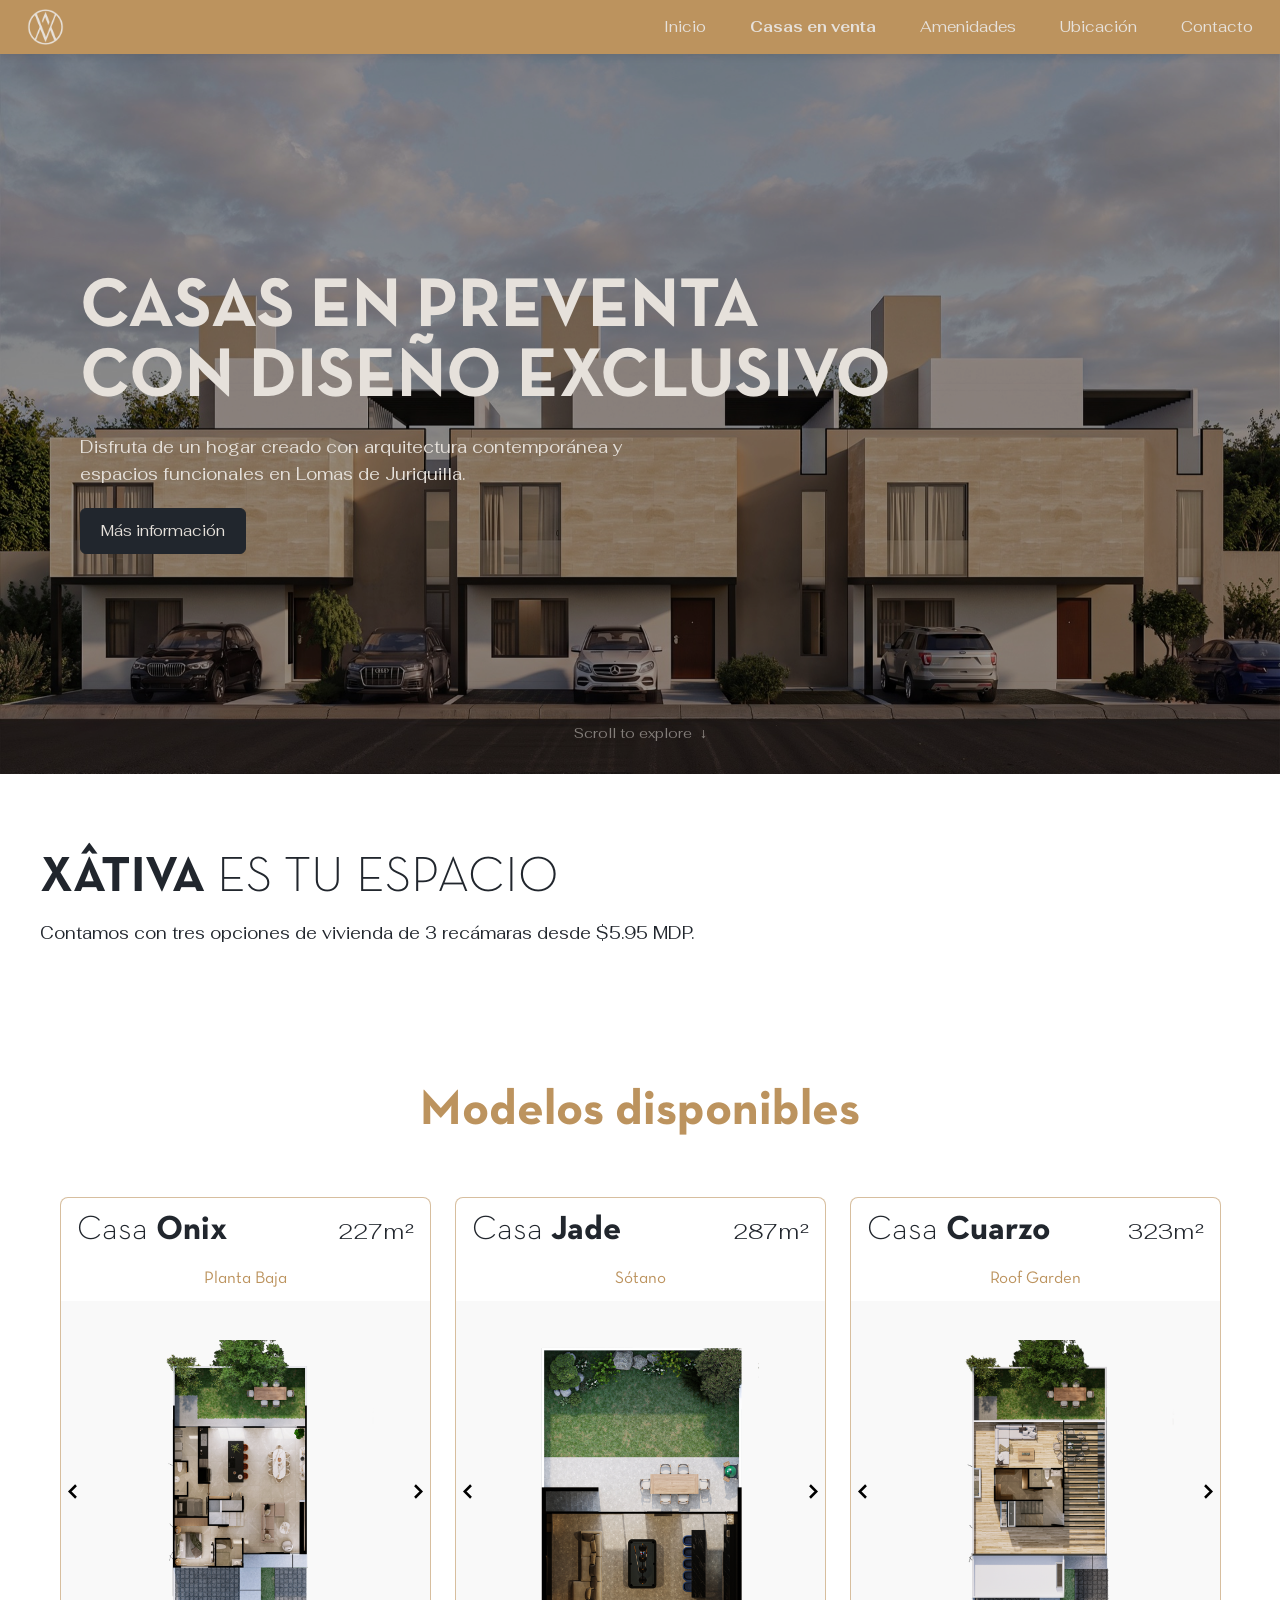
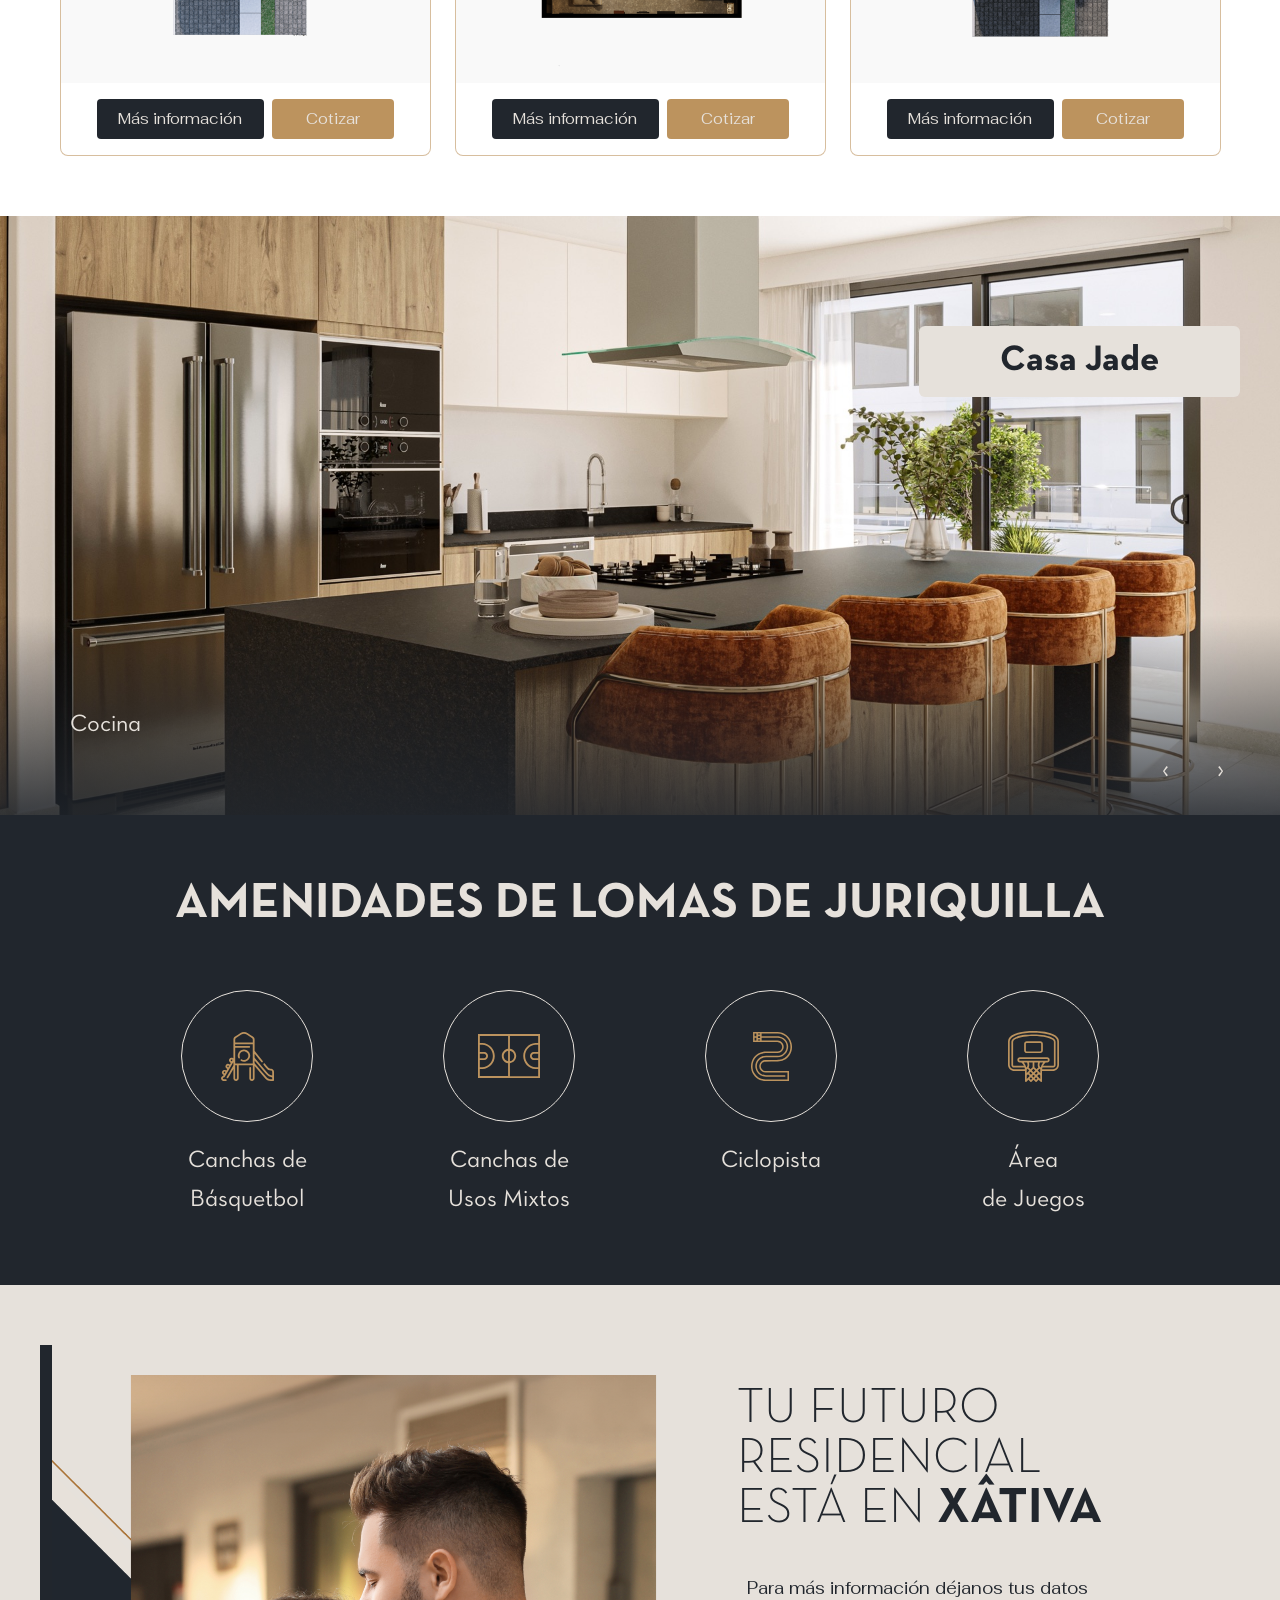
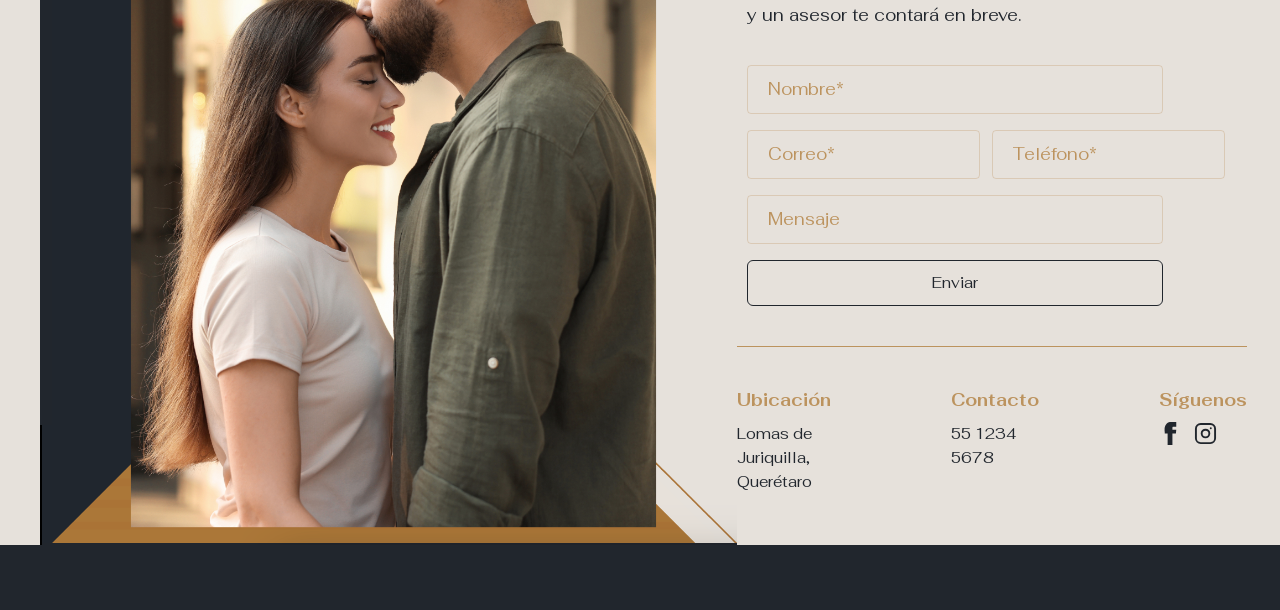
<file: index.html>
<!DOCTYPE html>
<html lang="es">
<head>
  <meta charset="UTF-8">
  <meta name="viewport" content="width=device-width, initial-scale=1.0">
  <title>Xâtiva | Casas en Venta</title>
  <link rel="stylesheet" href="css/base.css">
  <link rel="stylesheet" href="css/main.css">
</head>
<body>
  <header class="navbar">
    <a class="navbar__logo" href="index.html"><img src="assets/img/logo-xativa.png" alt="Xâtiva"></a>
    <nav class="navbar__nav">
      <a href="#" class="navbar__link">Inicio</a>
      <a href="index.html" class="navbar__link navbar__link--active">Casas en venta</a>
      <a href="#amenidades" class="navbar__link">Amenidades</a>
      <a href="#ubicacion" class="navbar__link">Ubicación</a>
      <a href="#contacto" class="navbar__link">Contacto</a>
    </nav>
    <button class="navbar__toggle" aria-label="Menú">≡</button>
  </header>

  <section class="hero">
    <img class="hero__bg" src="assets/img/hero-bg.jpg" alt="">
    <div class="hero__overlay"></div>
    <div class="hero__content">
      <h1 class="hero__title">CASAS EN PREVENTA<br>CON DISEÑO EXCLUSIVO</h1>
      <p class="hero__text">Disfruta de un hogar creado con arquitectura contemporánea y espacios funcionales en Lomas de Juriquilla.</p>
      <a class="btn-outline" href="#modelos">Más información</a>
    </div>
    <div class="hero__scroll">Scroll to explore <span>↓</span></div>
  </section>

  <section class="intro">
    <h2><span class="intro__brand">XÂTIVA</span> ES TU ESPACIO</h2>
    <p>Contamos con tres opciones de vivienda de 3 recámaras desde $5.95 MDP.</p>
  </section>

  <section class="models" id="modelos">
    <div class="models__header">
      <h2 class="models__title">Modelos disponibles</h2>
    </div>
    <div class="models__grid">
      <div class="model-card">
        <div class="model-card__header">
          <h3 class="model-card__name"><span class="model-card__name--light">Casa</span> Onix</h3>
          <span class="model-card__area">227m²</span>
        </div>
        <div class="model-card__label">Planta Baja</div>
        <div class="model-card__image-container">
          <button class="model-card__arrow js-prev" data-house="onix">
            <svg viewBox="0 0 20 20" fill="none" xmlns="http://www.w3.org/2000/svg">
              <path d="M12 15L7 10L12 5" stroke="currentColor" stroke-width="2" fill="none"/>
            </svg>
          </button>
          <div class="model-card__image">
            <img src="assets/img/plan-onix-baja.png" alt="Planta Baja" class="js-model-img" data-house="onix" data-plants='["plan-onix-baja.png", "plan-onix-alta.png"]' data-labels='["Planta Baja", "Planta Alta"]'>
          </div>
          <button class="model-card__arrow js-next" data-house="onix">
            <svg viewBox="0 0 20 20" fill="none" xmlns="http://www.w3.org/2000/svg">
              <path d="M8 15L13 10L8 5" stroke="currentColor" stroke-width="2" fill="none"/>
            </svg>
          </button>
        </div>
        <div class="model-card__buttons">
          <a class="model-card__btn model-card__btn--info" href="casa-onix.html">Más información</a>
          <button class="model-card__btn model-card__btn--quote" onclick="document.getElementById('contacto').scrollIntoView({behavior:'smooth'})">Cotizar</button>
        </div>
      </div>

      <div class="model-card">
        <div class="model-card__header">
          <h3 class="model-card__name"><span class="model-card__name--light">Casa</span> Jade</h3>
          <span class="model-card__area">287m²</span>
        </div>
        <div class="model-card__label">Sótano</div>
        <div class="model-card__image-container">
          <button class="model-card__arrow js-prev" data-house="jade">
            <svg viewBox="0 0 20 20" fill="none" xmlns="http://www.w3.org/2000/svg">
              <path d="M12 15L7 10L12 5" stroke="currentColor" stroke-width="2" fill="none"/>
            </svg>
          </button>
          <div class="model-card__image">
            <img src="assets/img/plan-jade-sotano.png" alt="Sótano" class="js-model-img" data-house="jade" data-plants='["plan-jade-sotano.png", "plan-jade-baja.png", "plan-jade-alta.png"]' data-labels='["Sótano", "Planta Baja", "Planta Alta"]'>
          </div>
          <button class="model-card__arrow js-next" data-house="jade">
            <svg viewBox="0 0 20 20" fill="none" xmlns="http://www.w3.org/2000/svg">
              <path d="M8 15L13 10L8 5" stroke="currentColor" stroke-width="2" fill="none"/>
            </svg>
          </button>
        </div>
        <div class="model-card__buttons">
          <a class="model-card__btn model-card__btn--info" href="casa-jade.html">Más información</a>
          <button class="model-card__btn model-card__btn--quote" onclick="document.getElementById('contacto').scrollIntoView({behavior:'smooth'})">Cotizar</button>
        </div>
      </div>

      <div class="model-card">
        <div class="model-card__header">
          <h3 class="model-card__name"><span class="model-card__name--light">Casa</span> Cuarzo</h3>
          <span class="model-card__area">323m²</span>
        </div>
        <div class="model-card__label">Roof Garden</div>
        <div class="model-card__image-container">
          <button class="model-card__arrow js-prev" data-house="cuarzo">
            <svg viewBox="0 0 20 20" fill="none" xmlns="http://www.w3.org/2000/svg">
              <path d="M12 15L7 10L12 5" stroke="currentColor" stroke-width="2" fill="none"/>
            </svg>
          </button>
          <div class="model-card__image">
            <img src="assets/img/plan-cuarzo-roof.png" alt="Roof Garden" class="js-model-img" data-house="cuarzo" data-plants='["plan-cuarzo-roof.png", "plan-cuarzo-alta.png", "plan-cuarzo-baja.png"]' data-labels='["Roof Garden", "Planta Alta", "Planta Baja"]'>
          </div>
          <button class="model-card__arrow js-next" data-house="cuarzo">
            <svg viewBox="0 0 20 20" fill="none" xmlns="http://www.w3.org/2000/svg">
              <path d="M8 15L13 10L8 5" stroke="currentColor" stroke-width="2" fill="none"/>
            </svg>
          </button>
        </div>
        <div class="model-card__buttons">
          <a class="model-card__btn model-card__btn--info" href="casa-cuarzo.html">Más información</a>
          <button class="model-card__btn model-card__btn--quote" onclick="document.getElementById('contacto').scrollIntoView({behavior:'smooth'})">Cotizar</button>
        </div>
      </div>
    </div>
  </section>

  <section class="gallery">
    <div class="gallery__slide active">
      <img class="gallery__image" src="assets/img/gallery-jade-cocina.jpg" alt="Jade - Cocina">
    </div>
    <div class="gallery__slide">
      <img class="gallery__image" src="assets/img/gallery-cuarzo-rooftop.jpg" alt="Cuarzo - Rooftop">
    </div>
    <div class="gallery__slide">
      <img class="gallery__image" src="assets/img/gallery-onix-recamara.jpg" alt="Onix - Recámara">
    </div>
    <div class="gallery__gradient"></div>
    <div class="gallery__chip">
      <div class="gallery__chip-text" id="galleryHouse">Casa Jade</div>
    </div>
    <div class="gallery__caption" id="galleryCaption">Cocina</div>
    <div class="gallery__controls">
      <button class="gallery__arrow js-gallery-prev">‹</button>
      <button class="gallery__arrow js-gallery-next">›</button>
    </div>
  </section>

  <section class="amenities" id="amenidades">
    <h2 class="amenities__title">AMENIDADES DE LOMAS DE JURIQUILLA</h2>
    <div class="amenities__grid">
      <div class="amenity">
        <div class="amenity__circle">
          <img src="assets/img/Cancha de Básquetbol.svg" alt="Canchas de Básquetbol">
        </div>
        <p>Canchas de<br>Básquetbol</p>
      </div>
      <div class="amenity">
        <div class="amenity__circle">
          <img src="assets/img/Canchas de Usos Mixtos.svg" alt="Canchas de Usos Mixtos">
        </div>
        <p>Canchas de<br>Usos Mixtos</p>
      </div>
      <div class="amenity">
        <div class="amenity__circle">
          <img src="assets/img/Ciclopista.svg" alt="Ciclopista">
        </div>
        <p>Ciclopista</p>
      </div>
      <div class="amenity">
        <div class="amenity__circle">
          <img src="assets/img/Área de Juegos.svg" alt="Área de Juegos">
        </div>
        <p>Área<br>de Juegos</p>
      </div>
    </div>
  </section>

  <section class="contact" id="contacto">
    <div class="contact__body">
      <div class="contact__left-section">
        <img class="contact__photo" src="assets/img/contact-photo.png" alt="">
      </div>
      <div class="contact__right-section">
        <h2 class="contact__title">TU FUTURO RESIDENCIAL<br>ESTÁ EN <span class="contact__title--bold">XÂTIVA</span></h2>
        <form class="contact__form">
          <p class="contact__lead">Para más información déjanos tus datos y un asesor te contará en breve.</p>
          <input type="text" placeholder="Nombre*" required>
          <div class="contact__row">
            <input type="email" placeholder="Correo*" required>
            <input type="tel" placeholder="Teléfono*" required>
          </div>
          <input type="text" placeholder="Mensaje">
          <button class="btn-outline btn-outline--dark" type="submit">Enviar</button>
        </form>
        <div class="contact__info" id="ubicacion">
          <div class="contact__cols">
            <div>
              <h4>Ubicación</h4>
              <p>Lomas de Juriquilla,<br>Querétaro</p>
            </div>
            <div>
              <h4>Contacto</h4>
              <p>55 1234 5678</p>
            </div>
            <div>
              <h4>Síguenos</h4>
              <div class="contact__social">
                <svg viewBox="0 0 24 24" xmlns="http://www.w3.org/2000/svg"><path d="M9 8h-3v4h3v12h5v-12h3.642l.358-4h-4v-1.667c0-.955.192-1.333 1.115-1.333h2.885v-5c-.489-.07-2.267-.2-4.555-.2-4.51 0-7.614 2.826-7.614 8.029v1.971z"/></svg>
                <svg viewBox="0 0 24 24" xmlns="http://www.w3.org/2000/svg"><rect x="2" y="2" width="20" height="20" rx="5" fill="none" stroke="currentColor" stroke-width="2"/><circle cx="12" cy="12" r="4" fill="none" stroke="currentColor" stroke-width="2"/><circle cx="17.5" cy="6.5" r="1" fill="currentColor"/></svg>
              </div>
            </div>
          </div>
        </div>
      </div>
    </div>
  </section>

  <footer class="footer"></footer>

  <div class="floating">
    <a class="floating__btn floating__btn--tel" href="tel:5512345678" aria-label="Llamar">
      <svg viewBox="0 0 24 24" xmlns="http://www.w3.org/2000/svg"><path d="M3 9.109C3 5.505 5.468 2.5 8.948 2.5c1.203 0 2.357.36 3.322 1.037.513.363.847.981.847 1.682 0 .701-.334 1.319-.847 1.682-.966.677-2.12 1.037-3.322 1.037H7.586c-.64 0-.962.323-.962.963v7.762c0 .64.322.963.962.963h1.262c1.202 0 2.356.36 3.322 1.037.513.363.847.981.847 1.682 0 .701-.334 1.319-.847 1.682-.965.677-2.119 1.037-3.322 1.037C5.468 21.5 3 18.495 3 14.891V9.109z"/></svg>
    </a>
    <a class="floating__btn floating__btn--mail" href="#contacto" aria-label="Escribir">
      <svg viewBox="0 0 24 24" xmlns="http://www.w3.org/2000/svg"><path d="M3 6c0-1.1.9-2 2-2h14c1.1 0 2 .9 2 2v12c0 1.1-.9 2-2 2H5c-1.1 0-2-.9-2-2V6zm2 0l7 4.5L19 6M5 8l6.5 4 6.5-4" stroke="currentColor" stroke-width="1.5" fill="none"/></svg>
    </a>
    <a class="floating__btn floating__btn--wa" href="https://wa.me/525512345678" aria-label="WhatsApp" target="_blank">
      <svg viewBox="0 0 24 24" xmlns="http://www.w3.org/2000/svg"><path d="M17.472 14.382c-.297-.149-1.758-.867-2.03-.967-.273-.099-.471-.148-.67.15-.197.297-.767.966-.94 1.164-.173.199-.347.223-.644.075-.297-.15-1.255-.463-2.39-1.475-.883-.788-1.48-1.761-1.653-2.059-.173-.297-.018-.458.13-.606.134-.133.298-.347.446-.52.149-.174.198-.298.298-.497.099-.198.05-.371-.025-.52-.075-.149-.669-1.612-.916-2.207-.242-.579-.487-.5-.67-.51-.173-.008-.371-.01-.57-.01-.198 0-.52.074-.792.372-.272.297-1.04 1.016-1.04 2.479 0 1.462 1.065 2.875 1.213 3.074.149.198 2.096 3.2 5.076 4.487.709.306 1.262.489 1.694.625.712.227 1.36.195 1.871.118.571-.085 1.758-.719 2.006-1.413.248-.694.248-1.289.173-1.413-.074-.124-.272-.198-.57-.347m-5.421-7.403h-.004a9.87 9.87 0 00-4.77 1.148l-.335.17-.347.085 1.333 3.911c.36-1.128 1.212-2.1 2.32-2.637.957-.44 2.053-.464 3.087-.13 1.034.333 1.926 1.04 2.526 1.95.6.91.856 2.03.718 3.125-.138 1.094-.652 2.098-1.456 2.877-.804.78-1.916 1.34-3.114 1.489-1.198.15-2.428-.088-3.452-.683-1.025-.595-1.762-1.571-2.097-2.706l-3.911-1.333.085.347.17.335A9.87 9.87 0 008.05 19.92c1.329 0 2.654-.321 3.878-.936 1.223-.615 2.27-1.489 3.084-2.563.813-1.074 1.393-2.316 1.707-3.635.314-1.319.354-2.684.118-4.022-.237-1.338-.803-2.618-1.662-3.71-.859-1.09-1.98-1.97-3.237-2.563-1.257-.593-2.656-.912-4.08-.912zm0 0"/></svg>
    </a>
  </div>

  <script src="js/main.js"></script>
</body>
</html>
</file>
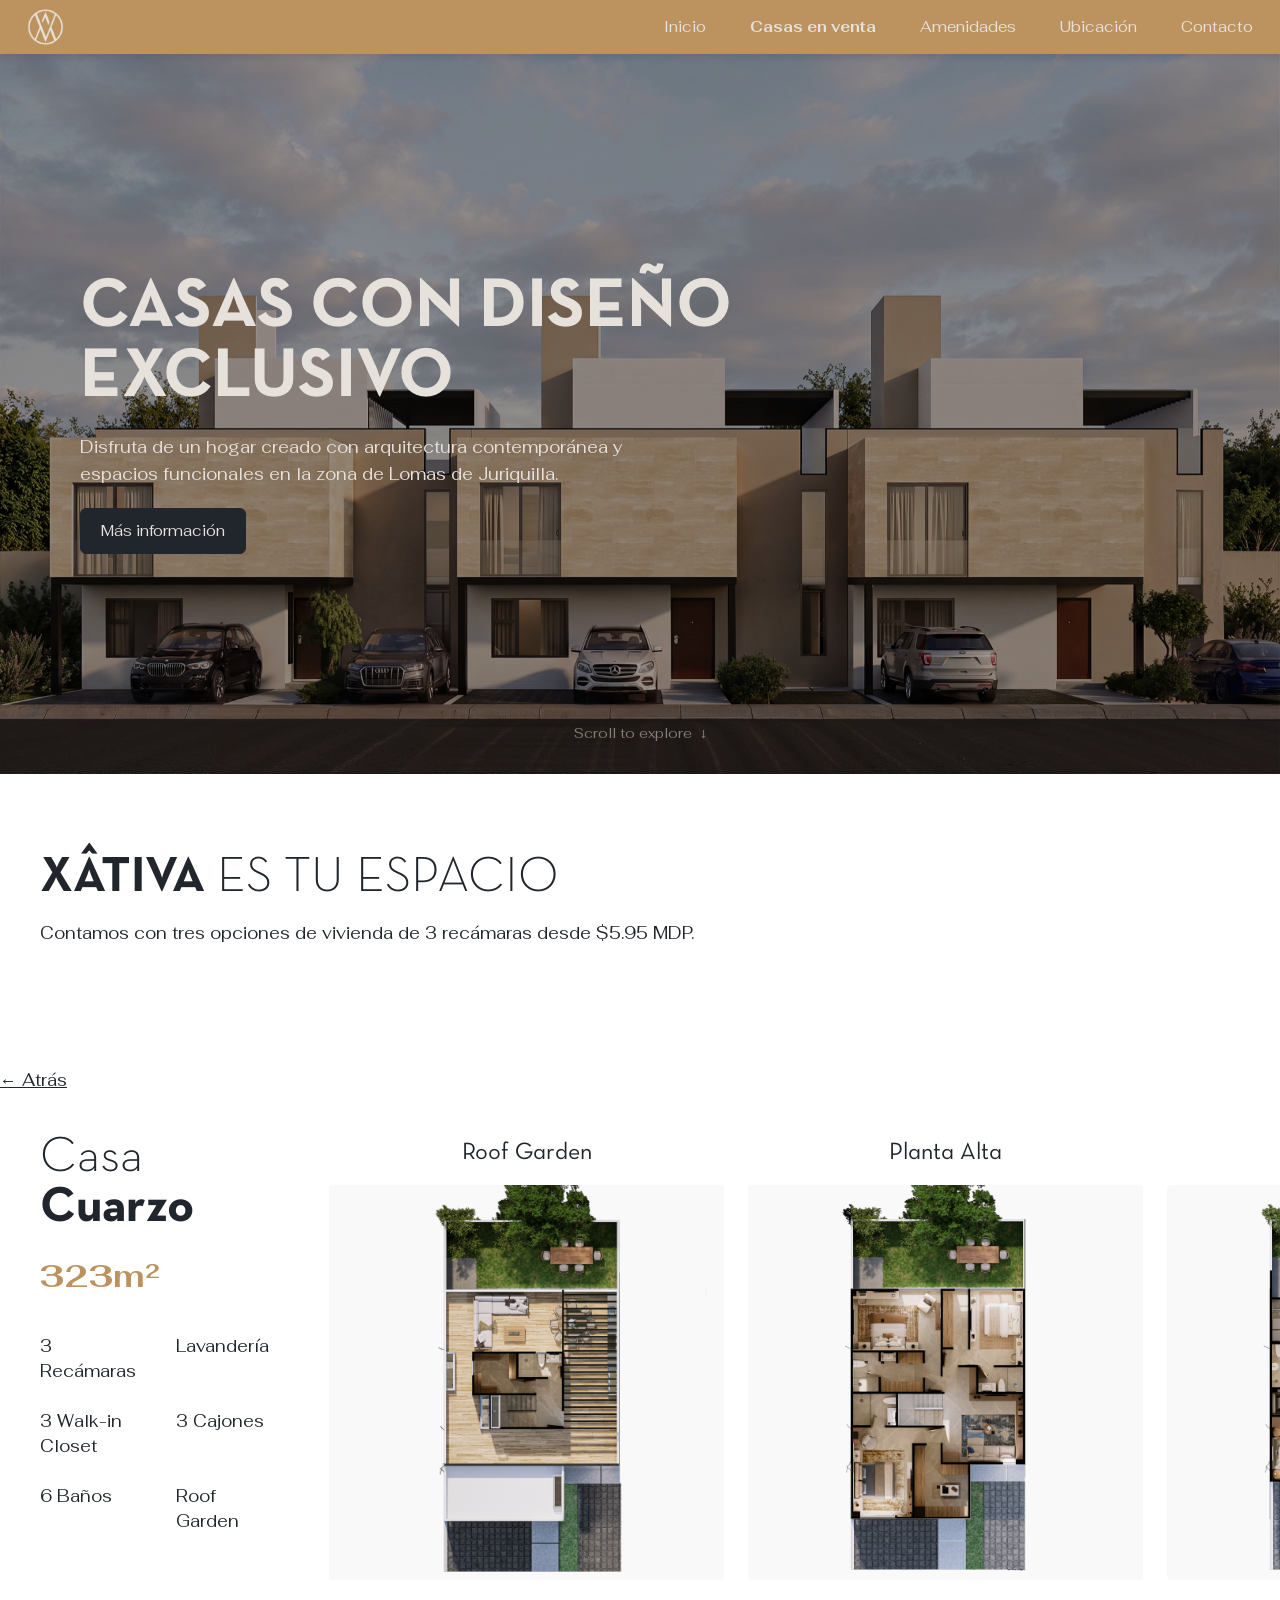
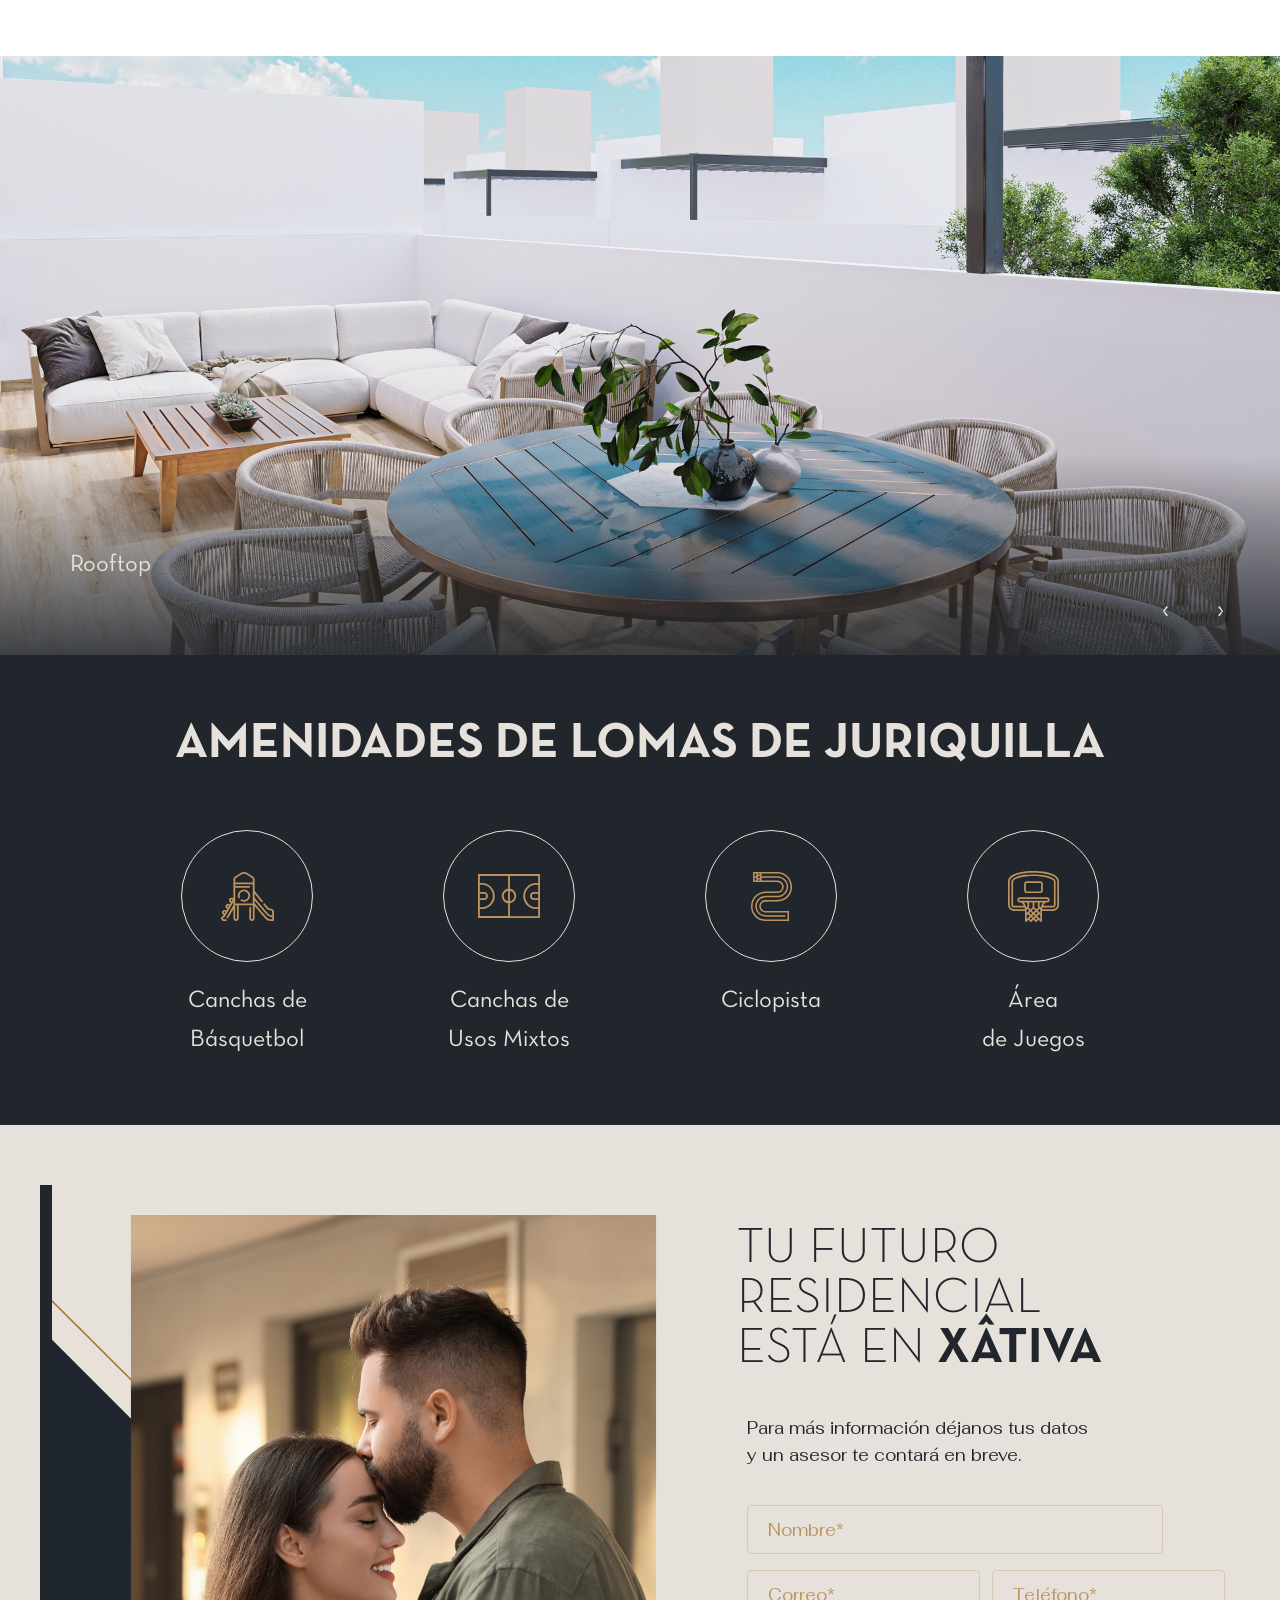
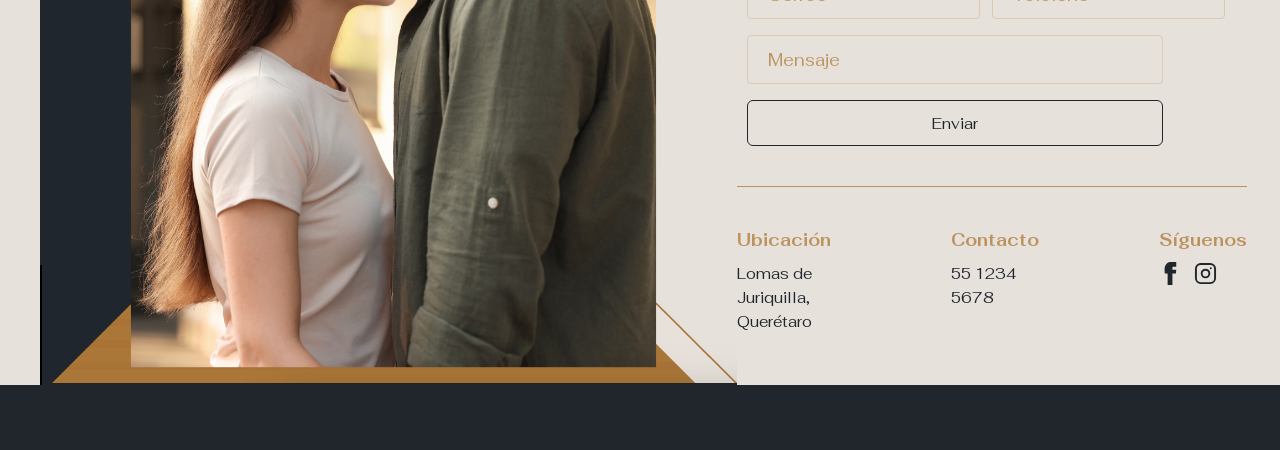
<file: casa-cuarzo.html>
<!DOCTYPE html>
<html lang="es">
<head>
  <meta charset="UTF-8">
  <meta name="viewport" content="width=device-width, initial-scale=1.0">
  <title>Casa Cuarzo | Xâtiva</title>
  <link rel="stylesheet" href="css/base.css">
  <link rel="stylesheet" href="css/detail.css">
</head>
<body>
  <header class="navbar">
    <a class="navbar__logo" href="index.html"><img src="assets/img/logo-xativa.png" alt="Xâtiva"></a>
    <nav class="navbar__nav">
      <a href="index.html" class="navbar__link">Inicio</a>
      <a href="index.html#modelos" class="navbar__link navbar__link--active">Casas en venta</a>
      <a href="index.html#amenidades" class="navbar__link">Amenidades</a>
      <a href="index.html#ubicacion" class="navbar__link">Ubicación</a>
      <a href="index.html#contacto" class="navbar__link">Contacto</a>
    </nav>
    <button class="navbar__toggle" aria-label="Menú">≡</button>
  </header>

  <section class="hero">
    <img class="hero__bg" src="assets/img/hero-bg.jpg" alt="">
    <div class="hero__overlay"></div>
    <div class="hero__content">
      <h1 class="hero__title">CASAS CON DISEÑO EXCLUSIVO</h1>
      <p class="hero__text">Disfruta de un hogar creado con arquitectura contemporánea y espacios funcionales en la zona de Lomas de Juriquilla.</p>
      <a class="btn-outline" href="#contacto">Más información</a>
    </div>
    <div class="hero__scroll">Scroll to explore <span>↓</span></div>
  </section>

  <section class="intro">
    <h2><span class="intro__brand">XÂTIVA</span> ES TU ESPACIO</h2>
    <p>Contamos con tres opciones de vivienda de 3 recámaras desde $5.95 MDP.</p>
  </section>

  <a class="back-link" href="index.html">← Atrás</a>

  <section class="house-sheet">
    <div class="house-sheet__info">
      <h2 class="house-sheet__name"><span class="house-sheet__name--light">Casa</span> Cuarzo</h2>
      <p class="house-sheet__area">323m²</p>
      <div class="house-sheet__features">
        <div class="house-sheet__feature">3 Recámaras</div>
        <div class="house-sheet__feature">Lavandería</div>
        <div class="house-sheet__feature">3 Walk-in Closet</div>
        <div class="house-sheet__feature">3 Cajones</div>
        <div class="house-sheet__feature">6 Baños</div>
        <div class="house-sheet__feature">Roof Garden</div>
      </div>
    </div>
    <div class="house-sheet__plans">
      <div class="plan-row">
        <div class="plan-item">
          <h3 class="plan-item__label">Roof Garden</h3>
          <div class="plan-item__image"><img src="assets/img/plan-cuarzo-roof.png" alt="Roof Garden"></div>
        </div>
        <div class="plan-item">
          <h3 class="plan-item__label">Planta Alta</h3>
          <div class="plan-item__image"><img src="assets/img/plan-cuarzo-alta.png" alt="Planta Alta"></div>
        </div>
        <div class="plan-item">
          <h3 class="plan-item__label">Planta Baja</h3>
          <div class="plan-item__image"><img src="assets/img/plan-cuarzo-baja.png" alt="Planta Baja"></div>
        </div>
      </div>
    </div>
  </section>

  <section class="gallery">
    <div class="gallery__slide active">
      <img class="gallery__image" src="assets/img/gallery-cuarzo-rooftop.jpg" alt="Cuarzo - Rooftop">
    </div>
    <div class="gallery__gradient"></div>
    <div class="gallery__chip">
      <div class="gallery__chip-text">Casa Cuarzo</div>
    </div>
    <div class="gallery__caption">Rooftop</div>
    <div class="gallery__controls">
      <button class="gallery__arrow js-gallery-prev">‹</button>
      <button class="gallery__arrow js-gallery-next">›</button>
    </div>
  </section>

  <section class="amenities" id="amenidades">
    <h2 class="amenities__title">AMENIDADES DE LOMAS DE JURIQUILLA</h2>
    <div class="amenities__grid">
      <div class="amenity">
        <div class="amenity__circle">
          <img src="assets/img/Cancha de Básquetbol.svg" alt="Canchas de Básquetbol">
        </div>
        <p>Canchas de<br>Básquetbol</p>
      </div>
      <div class="amenity">
        <div class="amenity__circle">
          <img src="assets/img/Canchas de Usos Mixtos.svg" alt="Canchas de Usos Mixtos">
        </div>
        <p>Canchas de<br>Usos Mixtos</p>
      </div>
      <div class="amenity">
        <div class="amenity__circle">
          <img src="assets/img/Ciclopista.svg" alt="Ciclopista">
        </div>
        <p>Ciclopista</p>
      </div>
      <div class="amenity">
        <div class="amenity__circle">
          <img src="assets/img/Área de Juegos.svg" alt="Área de Juegos">
        </div>
        <p>Área<br>de Juegos</p>
      </div>
    </div>
  </section>

  <section class="contact" id="contacto">
    <div class="contact__body">
      <div class="contact__left-section">
        <img class="contact__photo" src="assets/img/contact-photo.png" alt="">
      </div>
      <div class="contact__right-section">
        <h2 class="contact__title">TU FUTURO RESIDENCIAL<br>ESTÁ EN <span class="contact__title--bold">XÂTIVA</span></h2>
        <form class="contact__form">
          <p class="contact__lead">Para más información déjanos tus datos y un asesor te contará en breve.</p>
          <input type="text" placeholder="Nombre*" required>
          <div class="contact__row">
            <input type="email" placeholder="Correo*" required>
            <input type="tel" placeholder="Teléfono*" required>
          </div>
          <input type="text" placeholder="Mensaje">
          <button class="btn-outline btn-outline--dark" type="submit">Enviar</button>
        </form>
        <div class="contact__info" id="ubicacion">
          <div class="contact__cols">
            <div>
              <h4>Ubicación</h4>
              <p>Lomas de Juriquilla,<br>Querétaro</p>
            </div>
            <div>
              <h4>Contacto</h4>
              <p>55 1234 5678</p>
            </div>
            <div>
              <h4>Síguenos</h4>
              <div class="contact__social">
                <svg viewBox="0 0 24 24" xmlns="http://www.w3.org/2000/svg"><path d="M9 8h-3v4h3v12h5v-12h3.642l.358-4h-4v-1.667c0-.955.192-1.333 1.115-1.333h2.885v-5c-.489-.07-2.267-.2-4.555-.2-4.51 0-7.614 2.826-7.614 8.029v1.971z"/></svg>
                <svg viewBox="0 0 24 24" xmlns="http://www.w3.org/2000/svg"><rect x="2" y="2" width="20" height="20" rx="5" fill="none" stroke="currentColor" stroke-width="2"/><circle cx="12" cy="12" r="4" fill="none" stroke="currentColor" stroke-width="2"/><circle cx="17.5" cy="6.5" r="1" fill="currentColor"/></svg>
              </div>
            </div>
          </div>
        </div>
      </div>
    </div>
  </section>

  <footer class="footer"></footer>

  <div class="floating">
    <a class="floating__btn floating__btn--tel" href="tel:5512345678" aria-label="Llamar">
      <svg viewBox="0 0 24 24" xmlns="http://www.w3.org/2000/svg"><path d="M3 9.109C3 5.505 5.468 2.5 8.948 2.5c1.203 0 2.357.36 3.322 1.037.513.363.847.981.847 1.682 0 .701-.334 1.319-.847 1.682-.966.677-2.12 1.037-3.322 1.037H7.586c-.64 0-.962.323-.962.963v7.762c0 .64.322.963.962.963h1.262c1.202 0 2.356.36 3.322 1.037.513.363.847.981.847 1.682 0 .701-.334 1.319-.847 1.682-.965.677-2.119 1.037-3.322 1.037C5.468 21.5 3 18.495 3 14.891V9.109z"/></svg>
    </a>
    <a class="floating__btn floating__btn--mail" href="#contacto" aria-label="Escribir">
      <svg viewBox="0 0 24 24" xmlns="http://www.w3.org/2000/svg"><path d="M3 6c0-1.1.9-2 2-2h14c1.1 0 2 .9 2 2v12c0 1.1-.9 2-2 2H5c-1.1 0-2-.9-2-2V6zm2 0l7 4.5L19 6M5 8l6.5 4 6.5-4" stroke="currentColor" stroke-width="1.5" fill="none"/></svg>
    </a>
    <a class="floating__btn floating__btn--wa" href="https://wa.me/525512345678" aria-label="WhatsApp" target="_blank">
      <svg viewBox="0 0 24 24" xmlns="http://www.w3.org/2000/svg"><path d="M17.472 14.382c-.297-.149-1.758-.867-2.03-.967-.273-.099-.471-.148-.67.15-.197.297-.767.966-.94 1.164-.173.199-.347.223-.644.075-.297-.15-1.255-.463-2.39-1.475-.883-.788-1.48-1.761-1.653-2.059-.173-.297-.018-.458.13-.606.134-.133.298-.347.446-.52.149-.174.198-.298.298-.497.099-.198.05-.371-.025-.52-.075-.149-.669-1.612-.916-2.207-.242-.579-.487-.5-.67-.51-.173-.008-.371-.01-.57-.01-.198 0-.52.074-.792.372-.272.297-1.04 1.016-1.04 2.479 0 1.462 1.065 2.875 1.213 3.074.149.198 2.096 3.2 5.076 4.487.709.306 1.262.489 1.694.625.712.227 1.36.195 1.871.118.571-.085 1.758-.719 2.006-1.413.248-.694.248-1.289.173-1.413-.074-.124-.272-.198-.57-.347m-5.421-7.403h-.004a9.87 9.87 0 00-4.77 1.148l-.335.17-.347.085 1.333 3.911c.36-1.128 1.212-2.1 2.32-2.637.957-.44 2.053-.464 3.087-.13 1.034.333 1.926 1.04 2.526 1.95.6.91.856 2.03.718 3.125-.138 1.094-.652 2.098-1.456 2.877-.804.78-1.916 1.34-3.114 1.489-1.198.15-2.428-.088-3.452-.683-1.025-.595-1.762-1.571-2.097-2.706l-3.911-1.333.085.347.17.335A9.87 9.87 0 008.05 19.92c1.329 0 2.654-.321 3.878-.936 1.223-.615 2.27-1.489 3.084-2.563.813-1.074 1.393-2.316 1.707-3.635.314-1.319.354-2.684.118-4.022-.237-1.338-.803-2.618-1.662-3.71-.859-1.09-1.98-1.97-3.237-2.563-1.257-.593-2.656-.912-4.08-.912zm0 0"/></svg>
    </a>
  </div>

  <script src="js/detail.js"></script>
</body>
</html>
</file>
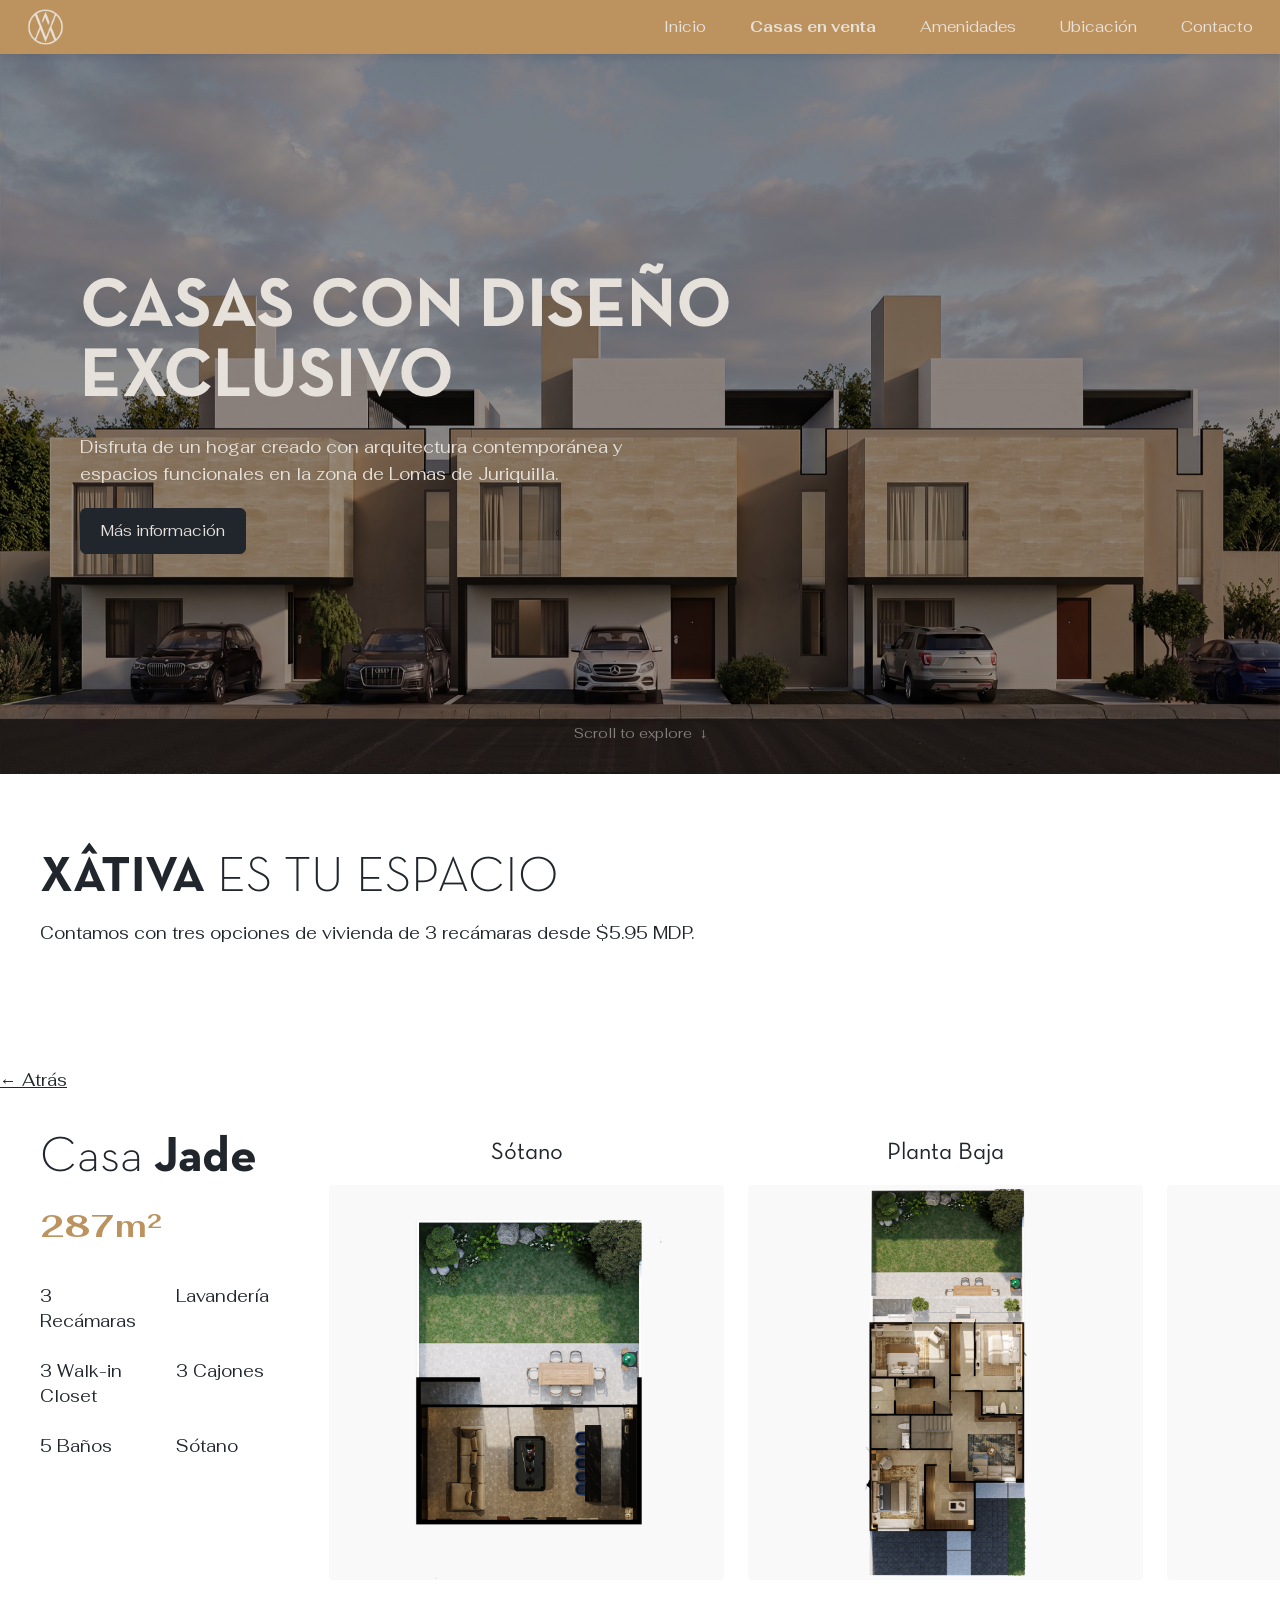
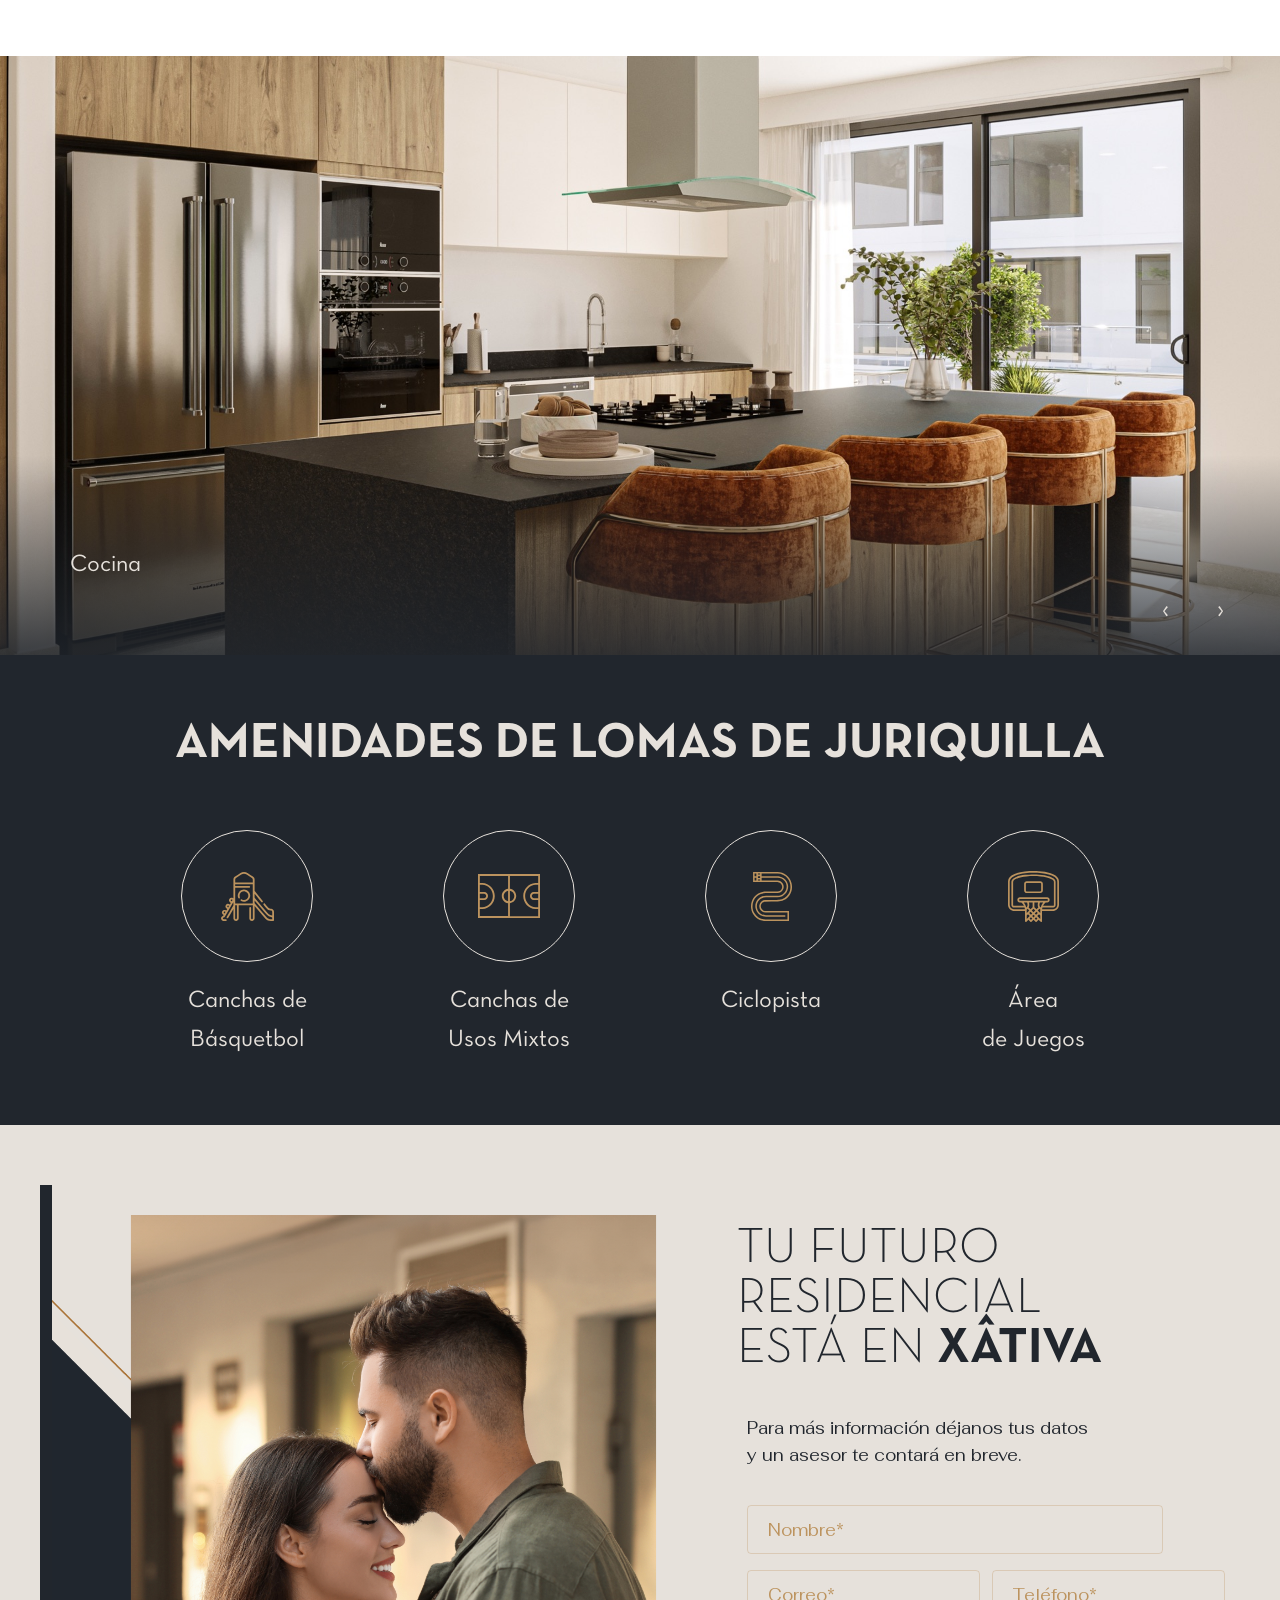
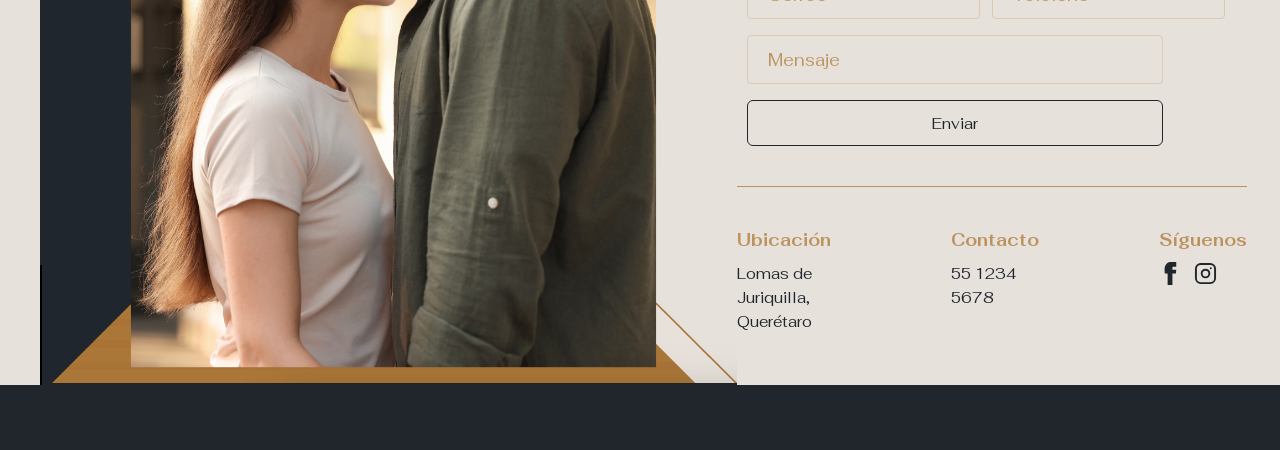
<file: casa-jade.html>
<!DOCTYPE html>
<html lang="es">
<head>
  <meta charset="UTF-8">
  <meta name="viewport" content="width=device-width, initial-scale=1.0">
  <title>Casa Jade | Xâtiva</title>
  <link rel="stylesheet" href="css/base.css">
  <link rel="stylesheet" href="css/detail.css">
</head>
<body>
  <header class="navbar">
    <a class="navbar__logo" href="index.html"><img src="assets/img/logo-xativa.png" alt="Xâtiva"></a>
    <nav class="navbar__nav">
      <a href="index.html" class="navbar__link">Inicio</a>
      <a href="index.html#modelos" class="navbar__link navbar__link--active">Casas en venta</a>
      <a href="index.html#amenidades" class="navbar__link">Amenidades</a>
      <a href="index.html#ubicacion" class="navbar__link">Ubicación</a>
      <a href="index.html#contacto" class="navbar__link">Contacto</a>
    </nav>
    <button class="navbar__toggle" aria-label="Menú">≡</button>
  </header>

  <section class="hero">
    <img class="hero__bg" src="assets/img/hero-bg.jpg" alt="">
    <div class="hero__overlay"></div>
    <div class="hero__content">
      <h1 class="hero__title">CASAS CON DISEÑO EXCLUSIVO</h1>
      <p class="hero__text">Disfruta de un hogar creado con arquitectura contemporánea y espacios funcionales en la zona de Lomas de Juriquilla.</p>
      <a class="btn-outline" href="#contacto">Más información</a>
    </div>
    <div class="hero__scroll">Scroll to explore <span>↓</span></div>
  </section>

  <section class="intro">
    <h2><span class="intro__brand">XÂTIVA</span> ES TU ESPACIO</h2>
    <p>Contamos con tres opciones de vivienda de 3 recámaras desde $5.95 MDP.</p>
  </section>

  <a class="back-link" href="index.html">← Atrás</a>

  <section class="house-sheet">
    <div class="house-sheet__info">
      <h2 class="house-sheet__name"><span class="house-sheet__name--light">Casa</span> Jade</h2>
      <p class="house-sheet__area">287m²</p>
      <div class="house-sheet__features">
        <div class="house-sheet__feature">3 Recámaras</div>
        <div class="house-sheet__feature">Lavandería</div>
        <div class="house-sheet__feature">3 Walk-in Closet</div>
        <div class="house-sheet__feature">3 Cajones</div>
        <div class="house-sheet__feature">5 Baños</div>
        <div class="house-sheet__feature">Sótano</div>
      </div>
    </div>
    <div class="house-sheet__plans">
      <div class="plan-row">
        <div class="plan-item">
          <h3 class="plan-item__label">Sótano</h3>
          <div class="plan-item__image"><img src="assets/img/plan-jade-sotano.png" alt="Sótano"></div>
        </div>
        <div class="plan-item">
          <h3 class="plan-item__label">Planta Baja</h3>
          <div class="plan-item__image"><img src="assets/img/plan-jade-baja.png" alt="Planta Baja"></div>
        </div>
        <div class="plan-item">
          <h3 class="plan-item__label">Planta Alta</h3>
          <div class="plan-item__image"><img src="assets/img/plan-jade-alta.png" alt="Planta Alta"></div>
        </div>
      </div>
    </div>
  </section>

  <section class="gallery">
    <div class="gallery__slide active">
      <img class="gallery__image" src="assets/img/gallery-jade-cocina.jpg" alt="Jade - Cocina">
    </div>
    <div class="gallery__gradient"></div>
    <div class="gallery__chip">
      <div class="gallery__chip-text">Casa Jade</div>
    </div>
    <div class="gallery__caption">Cocina</div>
    <div class="gallery__controls">
      <button class="gallery__arrow js-gallery-prev">‹</button>
      <button class="gallery__arrow js-gallery-next">›</button>
    </div>
  </section>

  <section class="amenities" id="amenidades">
    <h2 class="amenities__title">AMENIDADES DE LOMAS DE JURIQUILLA</h2>
    <div class="amenities__grid">
      <div class="amenity">
        <div class="amenity__circle">
          <img src="assets/img/Cancha de Básquetbol.svg" alt="Canchas de Básquetbol">
        </div>
        <p>Canchas de<br>Básquetbol</p>
      </div>
      <div class="amenity">
        <div class="amenity__circle">
          <img src="assets/img/Canchas de Usos Mixtos.svg" alt="Canchas de Usos Mixtos">
        </div>
        <p>Canchas de<br>Usos Mixtos</p>
      </div>
      <div class="amenity">
        <div class="amenity__circle">
          <img src="assets/img/Ciclopista.svg" alt="Ciclopista">
        </div>
        <p>Ciclopista</p>
      </div>
      <div class="amenity">
        <div class="amenity__circle">
          <img src="assets/img/Área de Juegos.svg" alt="Área de Juegos">
        </div>
        <p>Área<br>de Juegos</p>
      </div>
    </div>
  </section>

  <section class="contact" id="contacto">
    <div class="contact__body">
      <div class="contact__left-section">
        <img class="contact__photo" src="assets/img/contact-photo.png" alt="">
      </div>
      <div class="contact__right-section">
        <h2 class="contact__title">TU FUTURO RESIDENCIAL<br>ESTÁ EN <span class="contact__title--bold">XÂTIVA</span></h2>
        <form class="contact__form">
          <p class="contact__lead">Para más información déjanos tus datos y un asesor te contará en breve.</p>
          <input type="text" placeholder="Nombre*" required>
          <div class="contact__row">
            <input type="email" placeholder="Correo*" required>
            <input type="tel" placeholder="Teléfono*" required>
          </div>
          <input type="text" placeholder="Mensaje">
          <button class="btn-outline btn-outline--dark" type="submit">Enviar</button>
        </form>
        <div class="contact__info" id="ubicacion">
          <div class="contact__cols">
            <div>
              <h4>Ubicación</h4>
              <p>Lomas de Juriquilla,<br>Querétaro</p>
            </div>
            <div>
              <h4>Contacto</h4>
              <p>55 1234 5678</p>
            </div>
            <div>
              <h4>Síguenos</h4>
              <div class="contact__social">
                <svg viewBox="0 0 24 24" xmlns="http://www.w3.org/2000/svg"><path d="M9 8h-3v4h3v12h5v-12h3.642l.358-4h-4v-1.667c0-.955.192-1.333 1.115-1.333h2.885v-5c-.489-.07-2.267-.2-4.555-.2-4.51 0-7.614 2.826-7.614 8.029v1.971z"/></svg>
                <svg viewBox="0 0 24 24" xmlns="http://www.w3.org/2000/svg"><rect x="2" y="2" width="20" height="20" rx="5" fill="none" stroke="currentColor" stroke-width="2"/><circle cx="12" cy="12" r="4" fill="none" stroke="currentColor" stroke-width="2"/><circle cx="17.5" cy="6.5" r="1" fill="currentColor"/></svg>
              </div>
            </div>
          </div>
        </div>
      </div>
    </div>
  </section>

  <footer class="footer"></footer>

  <div class="floating">
    <a class="floating__btn floating__btn--tel" href="tel:5512345678" aria-label="Llamar">
      <svg viewBox="0 0 24 24" xmlns="http://www.w3.org/2000/svg"><path d="M3 9.109C3 5.505 5.468 2.5 8.948 2.5c1.203 0 2.357.36 3.322 1.037.513.363.847.981.847 1.682 0 .701-.334 1.319-.847 1.682-.966.677-2.12 1.037-3.322 1.037H7.586c-.64 0-.962.323-.962.963v7.762c0 .64.322.963.962.963h1.262c1.202 0 2.356.36 3.322 1.037.513.363.847.981.847 1.682 0 .701-.334 1.319-.847 1.682-.965.677-2.119 1.037-3.322 1.037C5.468 21.5 3 18.495 3 14.891V9.109z"/></svg>
    </a>
    <a class="floating__btn floating__btn--mail" href="#contacto" aria-label="Escribir">
      <svg viewBox="0 0 24 24" xmlns="http://www.w3.org/2000/svg"><path d="M3 6c0-1.1.9-2 2-2h14c1.1 0 2 .9 2 2v12c0 1.1-.9 2-2 2H5c-1.1 0-2-.9-2-2V6zm2 0l7 4.5L19 6M5 8l6.5 4 6.5-4" stroke="currentColor" stroke-width="1.5" fill="none"/></svg>
    </a>
    <a class="floating__btn floating__btn--wa" href="https://wa.me/525512345678" aria-label="WhatsApp" target="_blank">
      <svg viewBox="0 0 24 24" xmlns="http://www.w3.org/2000/svg"><path d="M17.472 14.382c-.297-.149-1.758-.867-2.03-.967-.273-.099-.471-.148-.67.15-.197.297-.767.966-.94 1.164-.173.199-.347.223-.644.075-.297-.15-1.255-.463-2.39-1.475-.883-.788-1.48-1.761-1.653-2.059-.173-.297-.018-.458.13-.606.134-.133.298-.347.446-.52.149-.174.198-.298.298-.497.099-.198.05-.371-.025-.52-.075-.149-.669-1.612-.916-2.207-.242-.579-.487-.5-.67-.51-.173-.008-.371-.01-.57-.01-.198 0-.52.074-.792.372-.272.297-1.04 1.016-1.04 2.479 0 1.462 1.065 2.875 1.213 3.074.149.198 2.096 3.2 5.076 4.487.709.306 1.262.489 1.694.625.712.227 1.36.195 1.871.118.571-.085 1.758-.719 2.006-1.413.248-.694.248-1.289.173-1.413-.074-.124-.272-.198-.57-.347m-5.421-7.403h-.004a9.87 9.87 0 00-4.77 1.148l-.335.17-.347.085 1.333 3.911c.36-1.128 1.212-2.1 2.32-2.637.957-.44 2.053-.464 3.087-.13 1.034.333 1.926 1.04 2.526 1.95.6.91.856 2.03.718 3.125-.138 1.094-.652 2.098-1.456 2.877-.804.78-1.916 1.34-3.114 1.489-1.198.15-2.428-.088-3.452-.683-1.025-.595-1.762-1.571-2.097-2.706l-3.911-1.333.085.347.17.335A9.87 9.87 0 008.05 19.92c1.329 0 2.654-.321 3.878-.936 1.223-.615 2.27-1.489 3.084-2.563.813-1.074 1.393-2.316 1.707-3.635.314-1.319.354-2.684.118-4.022-.237-1.338-.803-2.618-1.662-3.71-.859-1.09-1.98-1.97-3.237-2.563-1.257-.593-2.656-.912-4.08-.912zm0 0"/></svg>
    </a>
  </div>

  <script src="js/detail.js"></script>
</body>
</html>
</file>
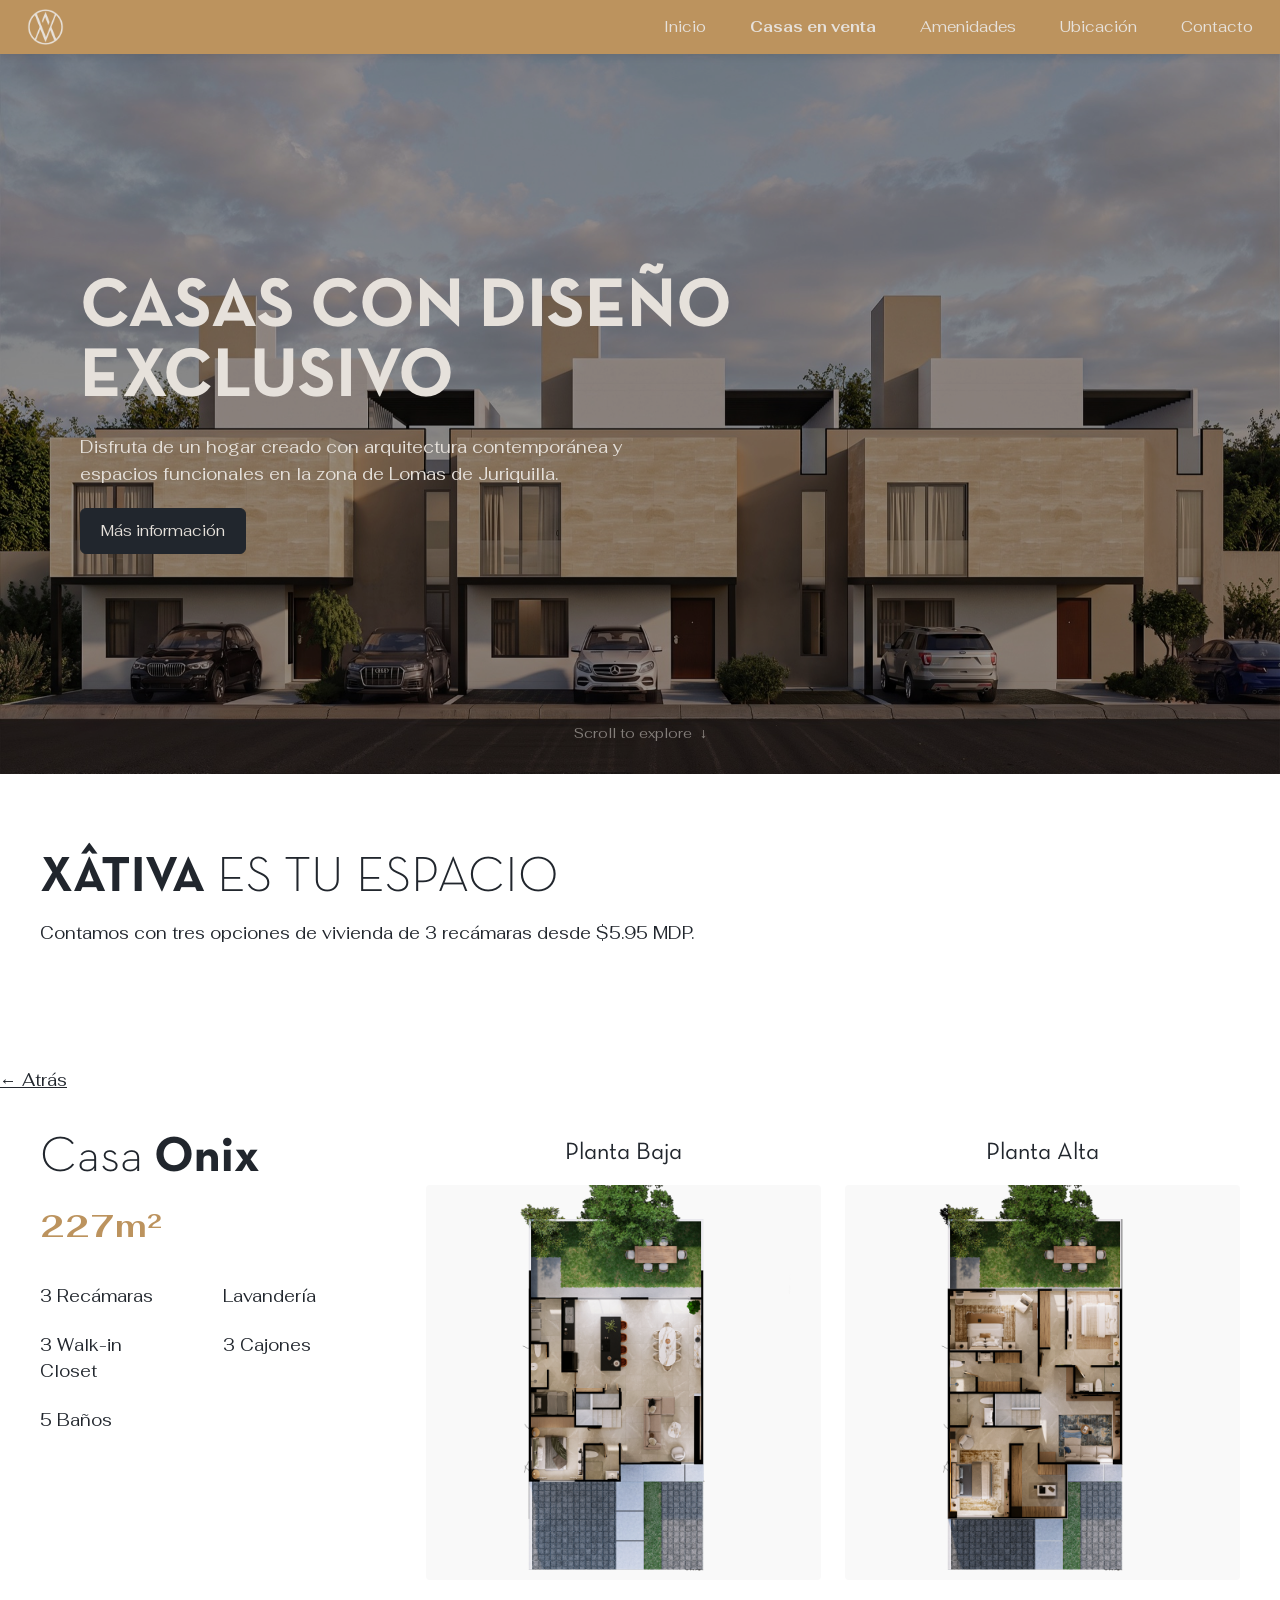
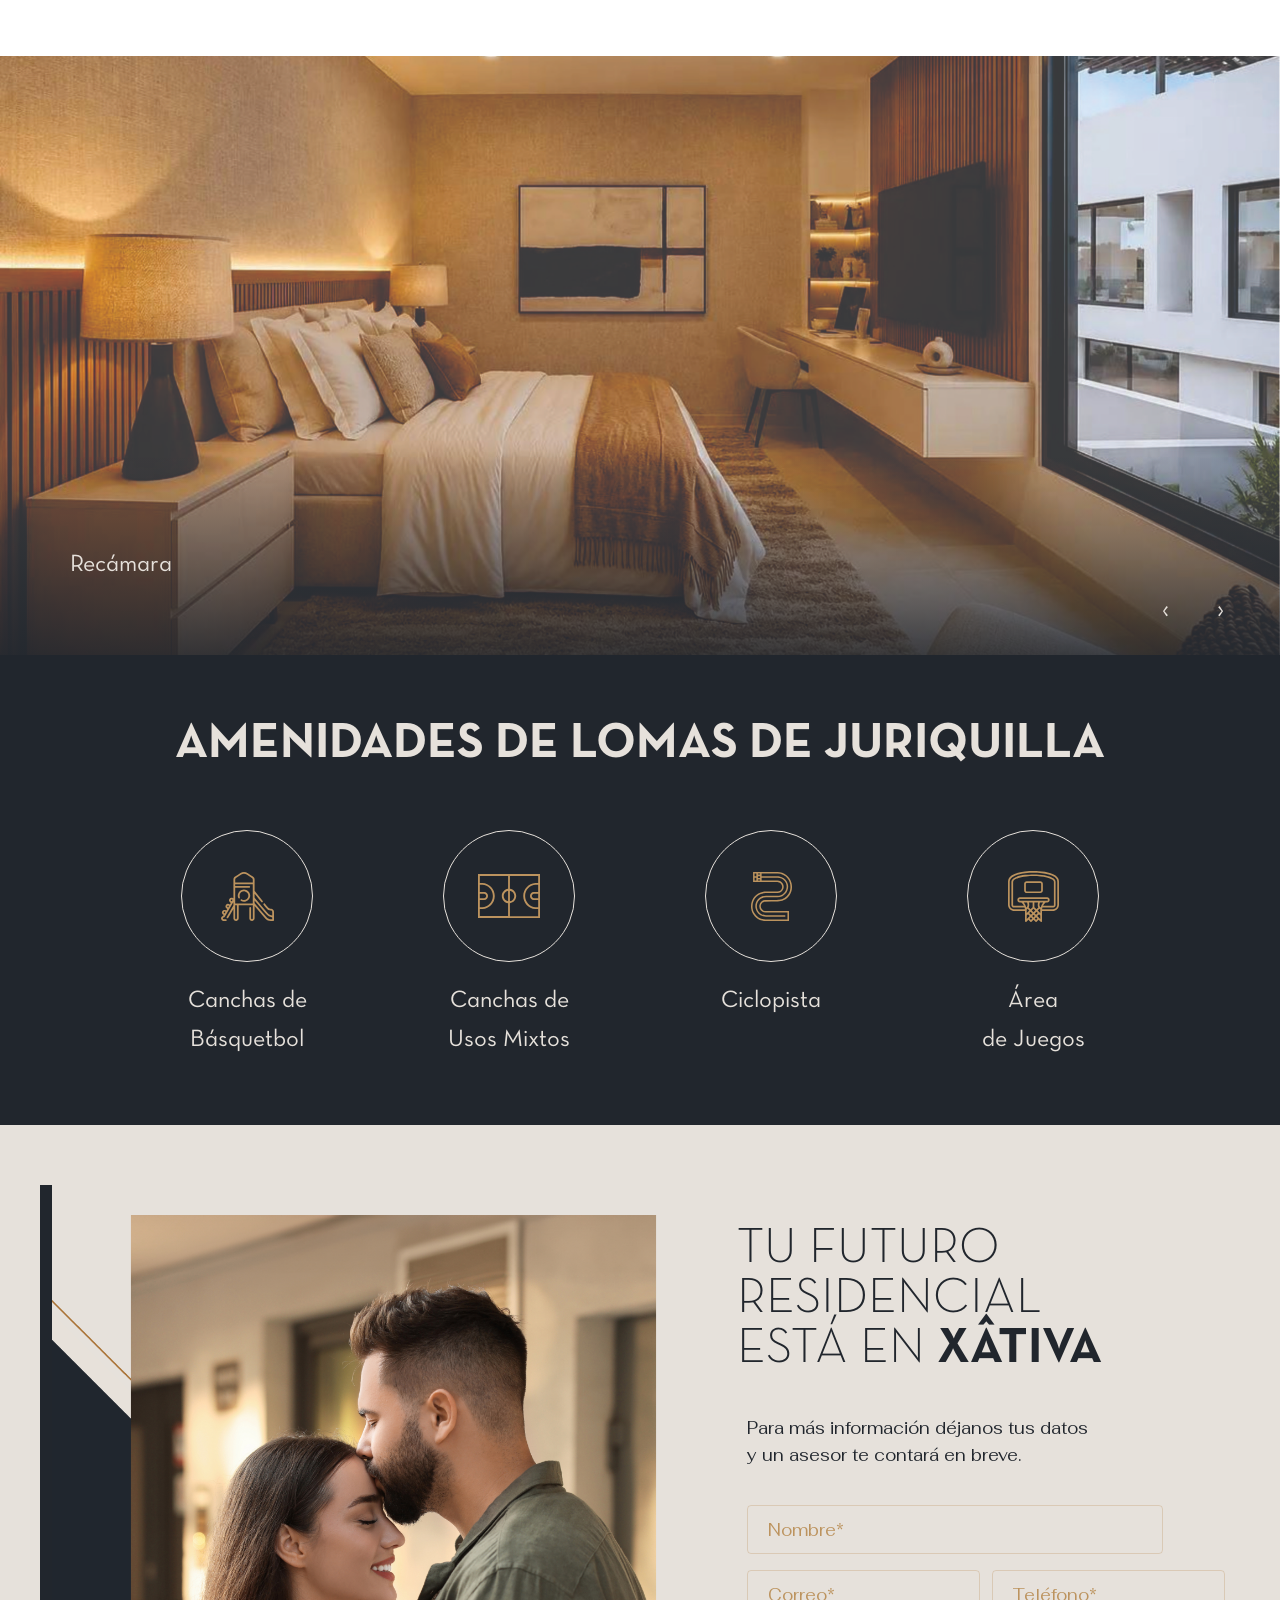
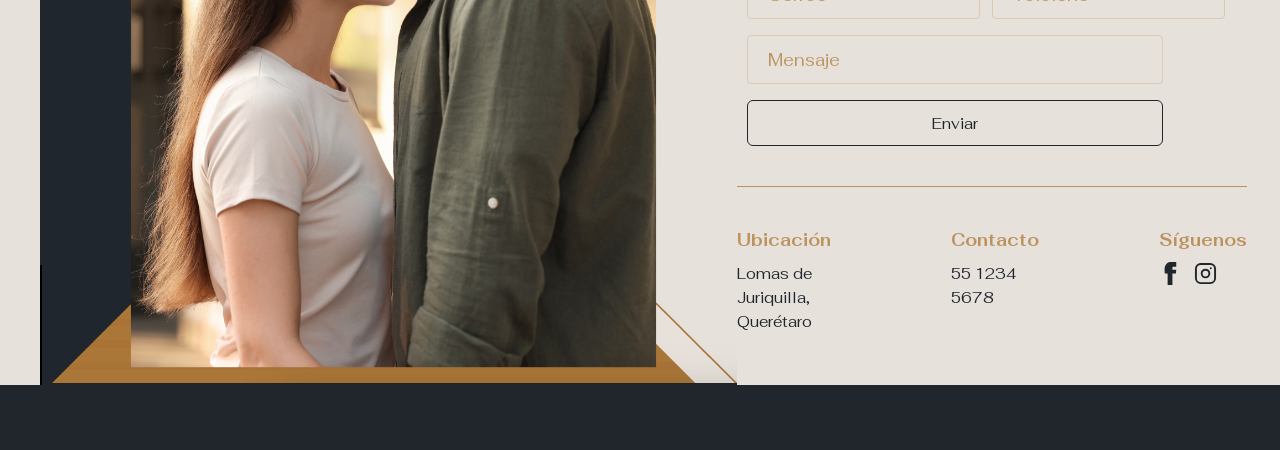
<file: casa-onix.html>
<!DOCTYPE html>
<html lang="es">
<head>
  <meta charset="UTF-8">
  <meta name="viewport" content="width=device-width, initial-scale=1.0">
  <title>Casa Onix | Xâtiva</title>
  <link rel="stylesheet" href="css/base.css">
  <link rel="stylesheet" href="css/detail.css">
</head>
<body>
  <header class="navbar">
    <a class="navbar__logo" href="index.html"><img src="assets/img/logo-xativa.png" alt="Xâtiva"></a>
    <nav class="navbar__nav">
      <a href="index.html" class="navbar__link">Inicio</a>
      <a href="index.html#modelos" class="navbar__link navbar__link--active">Casas en venta</a>
      <a href="index.html#amenidades" class="navbar__link">Amenidades</a>
      <a href="index.html#ubicacion" class="navbar__link">Ubicación</a>
      <a href="index.html#contacto" class="navbar__link">Contacto</a>
    </nav>
    <button class="navbar__toggle" aria-label="Menú">≡</button>
  </header>

  <section class="hero">
    <img class="hero__bg" src="assets/img/hero-bg.jpg" alt="">
    <div class="hero__overlay"></div>
    <div class="hero__content">
      <h1 class="hero__title">CASAS CON DISEÑO EXCLUSIVO</h1>
      <p class="hero__text">Disfruta de un hogar creado con arquitectura contemporánea y espacios funcionales en la zona de Lomas de Juriquilla.</p>
      <a class="btn-outline" href="#contacto">Más información</a>
    </div>
    <div class="hero__scroll">Scroll to explore <span>↓</span></div>
  </section>

  <section class="intro">
    <h2><span class="intro__brand">XÂTIVA</span> ES TU ESPACIO</h2>
    <p>Contamos con tres opciones de vivienda de 3 recámaras desde $5.95 MDP.</p>
  </section>

  <a class="back-link" href="index.html">← Atrás</a>

  <section class="house-sheet">
    <div class="house-sheet__info">
      <h2 class="house-sheet__name"><span class="house-sheet__name--light">Casa</span> Onix</h2>
      <p class="house-sheet__area">227m²</p>
      <div class="house-sheet__features">
        <div class="house-sheet__feature">3 Recámaras</div>
        <div class="house-sheet__feature">Lavandería</div>
        <div class="house-sheet__feature">3 Walk-in Closet</div>
        <div class="house-sheet__feature">3 Cajones</div>
        <div class="house-sheet__feature">5 Baños</div>
      </div>
    </div>
    <div class="house-sheet__plans">
      <div class="plan-row">
        <div class="plan-item">
          <h3 class="plan-item__label">Planta Baja</h3>
          <div class="plan-item__image"><img src="assets/img/plan-onix-baja.png" alt="Planta Baja"></div>
        </div>
        <div class="plan-item">
          <h3 class="plan-item__label">Planta Alta</h3>
          <div class="plan-item__image"><img src="assets/img/plan-onix-alta.png" alt="Planta Alta"></div>
        </div>
      </div>
    </div>
  </section>

  <section class="gallery">
    <div class="gallery__slide active">
      <img class="gallery__image" src="assets/img/gallery-onix-recamara.jpg" alt="Onix - Recámara">
    </div>
    <div class="gallery__gradient"></div>
    <div class="gallery__chip">
      <div class="gallery__chip-text">Casa Onix</div>
    </div>
    <div class="gallery__caption">Recámara</div>
    <div class="gallery__controls">
      <button class="gallery__arrow js-gallery-prev">‹</button>
      <button class="gallery__arrow js-gallery-next">›</button>
    </div>
  </section>

  <section class="amenities" id="amenidades">
    <h2 class="amenities__title">AMENIDADES DE LOMAS DE JURIQUILLA</h2>
    <div class="amenities__grid">
      <div class="amenity">
        <div class="amenity__circle">
          <img src="assets/img/Cancha de Básquetbol.svg" alt="Canchas de Básquetbol">
        </div>
        <p>Canchas de<br>Básquetbol</p>
      </div>
      <div class="amenity">
        <div class="amenity__circle">
          <img src="assets/img/Canchas de Usos Mixtos.svg" alt="Canchas de Usos Mixtos">
        </div>
        <p>Canchas de<br>Usos Mixtos</p>
      </div>
      <div class="amenity">
        <div class="amenity__circle">
          <img src="assets/img/Ciclopista.svg" alt="Ciclopista">
        </div>
        <p>Ciclopista</p>
      </div>
      <div class="amenity">
        <div class="amenity__circle">
          <img src="assets/img/Área de Juegos.svg" alt="Área de Juegos">
        </div>
        <p>Área<br>de Juegos</p>
      </div>
    </div>
  </section>

  <section class="contact" id="contacto">
    <div class="contact__body">
      <div class="contact__left-section">
        <img class="contact__photo" src="assets/img/contact-photo.png" alt="">
      </div>
      <div class="contact__right-section">
        <h2 class="contact__title">TU FUTURO RESIDENCIAL<br>ESTÁ EN <span class="contact__title--bold">XÂTIVA</span></h2>
        <form class="contact__form">
          <p class="contact__lead">Para más información déjanos tus datos y un asesor te contará en breve.</p>
          <input type="text" placeholder="Nombre*" required>
          <div class="contact__row">
            <input type="email" placeholder="Correo*" required>
            <input type="tel" placeholder="Teléfono*" required>
          </div>
          <input type="text" placeholder="Mensaje">
          <button class="btn-outline btn-outline--dark" type="submit">Enviar</button>
        </form>
        <div class="contact__info" id="ubicacion">
          <div class="contact__cols">
            <div>
              <h4>Ubicación</h4>
              <p>Lomas de Juriquilla,<br>Querétaro</p>
            </div>
            <div>
              <h4>Contacto</h4>
              <p>55 1234 5678</p>
            </div>
            <div>
              <h4>Síguenos</h4>
              <div class="contact__social">
                <svg viewBox="0 0 24 24" xmlns="http://www.w3.org/2000/svg"><path d="M9 8h-3v4h3v12h5v-12h3.642l.358-4h-4v-1.667c0-.955.192-1.333 1.115-1.333h2.885v-5c-.489-.07-2.267-.2-4.555-.2-4.51 0-7.614 2.826-7.614 8.029v1.971z"/></svg>
                <svg viewBox="0 0 24 24" xmlns="http://www.w3.org/2000/svg"><rect x="2" y="2" width="20" height="20" rx="5" fill="none" stroke="currentColor" stroke-width="2"/><circle cx="12" cy="12" r="4" fill="none" stroke="currentColor" stroke-width="2"/><circle cx="17.5" cy="6.5" r="1" fill="currentColor"/></svg>
              </div>
            </div>
          </div>
        </div>
      </div>
    </div>
  </section>

  <footer class="footer"></footer>

  <div class="floating">
    <a class="floating__btn floating__btn--tel" href="tel:5512345678" aria-label="Llamar">
      <svg viewBox="0 0 24 24" xmlns="http://www.w3.org/2000/svg"><path d="M3 9.109C3 5.505 5.468 2.5 8.948 2.5c1.203 0 2.357.36 3.322 1.037.513.363.847.981.847 1.682 0 .701-.334 1.319-.847 1.682-.966.677-2.12 1.037-3.322 1.037H7.586c-.64 0-.962.323-.962.963v7.762c0 .64.322.963.962.963h1.262c1.202 0 2.356.36 3.322 1.037.513.363.847.981.847 1.682 0 .701-.334 1.319-.847 1.682-.965.677-2.119 1.037-3.322 1.037C5.468 21.5 3 18.495 3 14.891V9.109z"/></svg>
    </a>
    <a class="floating__btn floating__btn--mail" href="#contacto" aria-label="Escribir">
      <svg viewBox="0 0 24 24" xmlns="http://www.w3.org/2000/svg"><path d="M3 6c0-1.1.9-2 2-2h14c1.1 0 2 .9 2 2v12c0 1.1-.9 2-2 2H5c-1.1 0-2-.9-2-2V6zm2 0l7 4.5L19 6M5 8l6.5 4 6.5-4" stroke="currentColor" stroke-width="1.5" fill="none"/></svg>
    </a>
    <a class="floating__btn floating__btn--wa" href="https://wa.me/525512345678" aria-label="WhatsApp" target="_blank">
      <svg viewBox="0 0 24 24" xmlns="http://www.w3.org/2000/svg"><path d="M17.472 14.382c-.297-.149-1.758-.867-2.03-.967-.273-.099-.471-.148-.67.15-.197.297-.767.966-.94 1.164-.173.199-.347.223-.644.075-.297-.15-1.255-.463-2.39-1.475-.883-.788-1.48-1.761-1.653-2.059-.173-.297-.018-.458.13-.606.134-.133.298-.347.446-.52.149-.174.198-.298.298-.497.099-.198.05-.371-.025-.52-.075-.149-.669-1.612-.916-2.207-.242-.579-.487-.5-.67-.51-.173-.008-.371-.01-.57-.01-.198 0-.52.074-.792.372-.272.297-1.04 1.016-1.04 2.479 0 1.462 1.065 2.875 1.213 3.074.149.198 2.096 3.2 5.076 4.487.709.306 1.262.489 1.694.625.712.227 1.36.195 1.871.118.571-.085 1.758-.719 2.006-1.413.248-.694.248-1.289.173-1.413-.074-.124-.272-.198-.57-.347m-5.421-7.403h-.004a9.87 9.87 0 00-4.77 1.148l-.335.17-.347.085 1.333 3.911c.36-1.128 1.212-2.1 2.32-2.637.957-.44 2.053-.464 3.087-.13 1.034.333 1.926 1.04 2.526 1.95.6.91.856 2.03.718 3.125-.138 1.094-.652 2.098-1.456 2.877-.804.78-1.916 1.34-3.114 1.489-1.198.15-2.428-.088-3.452-.683-1.025-.595-1.762-1.571-2.097-2.706l-3.911-1.333.085.347.17.335A9.87 9.87 0 008.05 19.92c1.329 0 2.654-.321 3.878-.936 1.223-.615 2.27-1.489 3.084-2.563.813-1.074 1.393-2.316 1.707-3.635.314-1.319.354-2.684.118-4.022-.237-1.338-.803-2.618-1.662-3.71-.859-1.09-1.98-1.97-3.237-2.563-1.257-.593-2.656-.912-4.08-.912zm0 0"/></svg>
    </a>
  </div>

  <script src="js/detail.js"></script>
</body>
</html>
</file>
<file: css/base.css>
@font-face {
  font-family: 'Neutra Text';
  src: url('../assets/fonts/NeutraText-Bold.otf') format('opentype');
  font-weight: 700;
  font-style: normal;
}
@font-face {
  font-family: 'Neutra Text';
  src: url('../assets/fonts/NeutraText-BookAlt.otf') format('opentype');
  font-weight: 400;
  font-style: normal;
}
@font-face {
  font-family: 'Neutra Text';
  src: url('../assets/fonts/NeutraText-Light.otf') format('opentype');
  font-weight: 300;
  font-style: normal;
}
@font-face {
  font-family: 'Fahkwang';
  src: url('../assets/fonts/Fahkwang-Light.ttf') format('truetype');
  font-weight: 300;
}
@font-face {
  font-family: 'Fahkwang';
  src: url('../assets/fonts/Fahkwang-Regular.ttf') format('truetype');
  font-weight: 400;
}
@font-face {
  font-family: 'Fahkwang';
  src: url('../assets/fonts/Fahkwang-Medium.ttf') format('truetype');
  font-weight: 500;
}
@font-face {
  font-family: 'Fahkwang';
  src: url('../assets/fonts/Fahkwang-Bold.ttf') format('truetype');
  font-weight: 700;
}

:root {
  --dark: #21262d;
  --cream: #e6e1db;
  --gold: #bc935e;
  --gold-light: #cea876;
  --bronze: #aa7336;
  --white: #ffffff;
}

* {
  margin: 0;
  padding: 0;
  box-sizing: border-box;
}

html {
  scroll-behavior: smooth;
  font-family: 'Fahkwang', sans-serif;
  font-size: 16px;
}

body {
  background-color: var(--white);
  color: var(--dark);
  line-height: 1.6;
}

a {
  color: inherit;
  text-decoration: none;
}

img {
  max-width: 100%;
  height: auto;
  display: block;
}

button {
  border: none;
  cursor: pointer;
  font-family: inherit;
}

/* Navbar */
.navbar {
  position: fixed;
  top: 0;
  left: 0;
  right: 0;
  height: 54px;
  background-color: var(--gold);
  display: flex;
  align-items: center;
  justify-content: space-between;
  padding: 0 27px;
  z-index: 1000;
  box-shadow: 0 2px 8px rgba(0,0,0,0.1);
}

.navbar__logo img {
  height: 36px;
  width: auto;
}

.navbar__nav {
  display: flex;
  gap: 44px;
  flex: 1;
  justify-content: flex-end;
}

.navbar__link {
  color: var(--cream);
  font-family: 'Fahkwang', sans-serif;
  font-size: 15px;
  font-weight: 400;
  transition: opacity 0.3s;
}

.navbar__link:hover {
  opacity: 0.8;
}

.navbar__link--active {
  font-weight: 700;
}

.navbar__toggle {
  display: none;
  background: none;
  color: var(--cream);
  font-size: 24px;
}

@media (max-width: 768px) {
  .navbar__nav {
    display: none;
    position: absolute;
    top: 54px;
    left: 0;
    right: 0;
    flex-direction: column;
    gap: 0;
    background-color: var(--gold);
    padding: 16px 27px;
  }

  .navbar__nav.active {
    display: flex;
  }

  .navbar__link {
    padding: 8px 0;
  }

  .navbar__toggle {
    display: block;
  }
}

/* Hero */
.hero {
  position: relative;
  height: 720px;
  margin-top: 54px;
  overflow: hidden;
}

.hero__bg {
  position: absolute;
  top: 0;
  left: 0;
  width: 100%;
  height: 100%;
  object-fit: cover;
}

.hero__overlay {
  position: absolute;
  top: 0;
  left: 0;
  width: 100%;
  height: 100%;
  background-color: rgba(0, 0, 0, 0.4);
}

.hero__content {
  position: absolute;
  top: 0;
  left: 0;
  width: 100%;
  height: 100%;
  display: flex;
  flex-direction: column;
  justify-content: center;
  align-items: flex-start;
  padding-left: 80px;
  z-index: 5;
}

.hero__title {
  font-family: 'Neutra Text', serif;
  font-size: 70px;
  font-weight: 700;
  line-height: 1.0;
  color: var(--cream);
  margin-bottom: 20px;
  max-width: 860px;
}

.hero__text {
  font-family: 'Fahkwang', sans-serif;
  font-size: 17px;
  color: var(--cream);
  max-width: 615px;
  margin-bottom: 20px;
}

.hero__scroll {
  position: absolute;
  bottom: 30px;
  left: 50%;
  transform: translateX(-50%);
  color: var(--cream);
  font-family: 'Fahkwang', sans-serif;
  font-size: 14px;
  opacity: 0.5;
  display: flex;
  align-items: center;
  gap: 8px;
}

@media (max-width: 1024px) {
  .hero__title {
    font-size: 50px;
  }
}

@media (max-width: 768px) {
  .hero {
    height: 500px;
    margin-top: 54px;
  }

  .hero__content {
    padding-left: 20px;
    padding-right: 20px;
  }

  .hero__title {
    font-size: 40px;
    max-width: 100%;
  }

  .hero__text {
    font-size: 15px;
    max-width: 100%;
  }
}

/* Botón Outline */
.btn-outline {
  display: inline-flex;
  align-items: center;
  justify-content: center;
  padding: 0 16px;
  min-height: 46px;
  border: 1px solid var(--cream);
  background-color: transparent;
  color: var(--cream);
  font-family: 'Fahkwang', sans-serif;
  font-size: 15px;
  border-radius: 6px;
  transition: all 0.3s ease;
  cursor: pointer;
  text-align: center;
  white-space: nowrap;
}

.btn-outline:hover {
  background-color: var(--cream);
  color: var(--dark);
}

/* Hero button variant - filled dark background */
.hero .btn-outline {
  background-color: var(--dark);
  border: 1px solid var(--dark);
  color: var(--cream);
  padding: 10px 20px;
  min-height: auto;
  height: auto;
}

.hero .btn-outline:hover {
  background-color: #1a1f28;
  border-color: #1a1f28;
}

.btn-outline--dark {
  border-color: var(--dark);
  color: var(--dark);
}

.btn-outline--dark:hover {
  background-color: var(--dark);
  color: var(--cream);
}

/* Floating Buttons */
.floating {
  display: none;
}

.floating__btn {
  width: 32px;
  height: 32px;
  border-radius: 4px;
  display: flex;
  align-items: center;
  justify-content: center;
  transition: transform 0.2s;
}

.floating__btn:hover {
  transform: scale(1.1);
}

.floating__btn--tel,
.floating__btn--mail {
  background-color: var(--gold);
}

.floating__btn--tel svg,
.floating__btn--mail svg {
  width: 16px;
  height: 16px;
  fill: var(--cream);
}

.floating__btn--wa {
  background-color: #25d366;
  margin-top: 36px;
}

.floating__btn--wa svg {
  width: 16px;
  height: 16px;
  fill: var(--cream);
}

@media (max-width: 768px) {
  .floating {
    right: 10px;
  }

  .floating__btn {
    width: 28px;
    height: 28px;
  }
}

/* Amenities */
.amenities {
  background-color: var(--dark);
  padding: 60px 20px;
  text-align: center;
  min-height: 470px;
  display: flex;
  flex-direction: column;
  justify-content: center;
}

.amenities__title {
  font-family: 'Neutra Text', serif;
  font-size: 50px;
  font-weight: 700;
  color: var(--cream);
  margin-bottom: 60px;
  line-height: 1.0;
}

.amenities__grid {
  display: grid;
  grid-template-columns: repeat(4, 1fr);
  gap: 130px;
  max-width: 1280px;
  margin: 0 auto;
}

.amenity {
  display: flex;
  flex-direction: column;
  align-items: center;
  gap: 20px;
}

.amenity__circle {
  width: 132px;
  height: 132px;
  border: 1px solid var(--cream);
  border-radius: 50%;
  display: flex;
  align-items: center;
  justify-content: center;
}

.amenity__circle svg {
  width: 50px;
  height: 50px;
  fill: var(--gold);
}

.amenity p {
  font-family: 'Neutra Text', serif;
  font-size: 24px;
  font-weight: 400;
  color: var(--cream);
  text-align: center;
}

@media (max-width: 1024px) {
  .amenities__grid {
    grid-template-columns: repeat(2, 1fr);
    gap: 40px;
  }
}

@media (max-width: 768px) {
  .amenities__grid {
    grid-template-columns: repeat(2, 1fr);
    gap: 30px;
  }

  .amenities__title {
    font-size: 36px;
    margin-bottom: 40px;
  }

  .amenity p {
    font-size: 18px;
  }
}

/* Contact Section */
.contact {
  background-color: var(--cream);
  padding: 60px 40px 0px;
}

.contact__top {
  display: flex;
  gap: 60px;
  margin-bottom: 60px;
  align-items: center;
  justify-content: flex-end;
}

.contact__art {
  flex: 0 0 auto;
}

.contact__art img {
  width: 180px;
  opacity: 0.9;
}

.contact__title {
  font-family: 'Neutra Text', serif;
  font-size: 50px;
  font-weight: 300;
  color: var(--dark);
  line-height: 1.0;
  margin-bottom: 40px;
  margin-top: 40px;
}

.contact__title--bold {
  font-weight: 700;
}

.contact__body {
  display: flex;
  gap: 0px;
  margin-bottom: 0px;
  position: relative;
  align-items: flex-start;
}

.contact__left-section {
  display: flex;
  flex-direction: column;
  gap: 40px;
  position: relative;
  flex: 0 0 auto;
  margin-right: 0;
}

.contact__body::before {
  display: none;
}

.contact__body::after {
  content: '';
  position: absolute;
  left: 0;
  top: 0;
  height: 680px;
  width: 12px;
  background-color: var(--dark);
}

.contact__right-section {
  display: flex;
  flex-direction: column;
  gap: 40px;
  flex: 1;
}

.contact__form {
  flex: 1;
  display: flex;
  flex-direction: column;
  gap: 16px;
  width: 496px;
  border: none;
  padding: 80px 40px 40px;
  background-color: transparent;
  border-radius: 8px;
  margin-left: -30px;
  margin-top: -120px;
}

.contact__form button.btn-outline {
  width: 100%;
}

.contact__lead {
  font-family: 'Fahkwang', sans-serif;
  font-size: 17px;
  font-weight: 400;
  color: var(--dark);
  max-width: 349px;
  margin-bottom: 20px;
}

.contact__form input {
  height: 49px;
  padding: 0 20px;
  border: 1px solid rgba(188, 147, 94, 0.3);
  background-color: transparent;
  font-family: 'Fahkwang', sans-serif;
  font-size: 17px;
  font-weight: 400;
  color: var(--dark);
  border-radius: 4px;
  box-sizing: border-box;
}

.contact__form input::placeholder {
  color: var(--gold);
  font-weight: 400;
}

.contact__row {
  display: grid;
  grid-template-columns: 233px 233px;
  gap: 12px;
}

.contact__photo {
  width: 100%;
  height: 800px;
  object-fit: cover;
  border-radius: 0px;
}

.contact__info {
  padding-top: 40px;
  padding-left: 0px;
  display: flex;
  gap: 20px;
  align-items: flex-start;
  border-top: 1px solid var(--gold);
  margin-top: -40px;
}

.contact__hr {
  border: none;
  border-top: 1px solid var(--gold);
  margin-bottom: 0px;
  display: none;
}

.contact__cols {
  display: flex;
  gap: 120px;
  justify-content: space-between;
  flex: 1;
}

.contact__cols h4 {
  font-family: 'Fahkwang', sans-serif;
  font-size: 17px;
  font-weight: 700;
  color: var(--gold);
  margin-bottom: 8px;
}

.contact__cols p {
  font-family: 'Fahkwang', sans-serif;
  font-size: 15px;
  color: var(--dark);
}

.contact__social {
  display: flex;
  gap: 12px;
}

.contact__social svg {
  width: 23px;
  height: 23px;
  fill: var(--dark);
}

/* Footer */
.footer {
  background-color: var(--dark);
  height: 65px;
}

@media (max-width: 768px) {
  .contact__top {
    flex-direction: column;
    gap: 40px;
  }

  .contact__art {
    flex: 1;
  }

  .contact__body {
    flex-direction: column;
  }

  .contact {
    padding: 40px 20px 0px;
  }

  .contact__left-section {
    width: 100%;
  }

  .contact__right-section {
    width: 100%;
    gap: 20px;
  }

  .contact__title {
    font-size: 36px;
    margin-top: 20px;
    margin-bottom: 20px;
  }

  .contact__photo {
    width: 100%;
    height: auto;
    margin-bottom: 20px;
  }

  .contact__form {
    width: 100%;
    padding: 40px 20px 20px;
    margin-left: 0;
    margin-top: 0;
    gap: 12px;
  }

  .contact__lead {
    max-width: 100%;
    font-size: 15px;
    margin-bottom: 16px;
  }

  .contact__row {
    grid-template-columns: 1fr;
    gap: 12px;
  }

  .contact__form input {
    height: 44px;
    font-size: 15px;
  }

  .contact__form button {
    height: 44px;
  }

  .contact__info {
    padding-top: 20px;
    margin-top: 0;
    flex-direction: row;
    gap: 20px;
    justify-content: space-between;
  }

  .contact__cols {
    flex-direction: row;
    gap: 30px;
    justify-content: space-between;
    width: 100%;
  }

  .contact__hr {
    width: 100%;
  }

  .contact__body::after {
    display: none;
  }
}
</file>
<file: css/main.css>
/* Main page specific styles */

.intro {
  max-width: 1280px;
  margin: 0 auto;
  padding: 80px 40px;
  text-align: left;
}

.intro h2 {
  font-family: 'Neutra Text', serif;
  font-size: 50px;
  font-weight: 300;
  color: var(--dark);
  margin-bottom: 16px;
  line-height: 1.0;
}

.intro__brand {
  font-weight: 700;
}

.intro p {
  font-family: 'Fahkwang', sans-serif;
  font-size: 17px;
  font-weight: 400;
  color: var(--dark);
  max-width: 655px;
  margin: 0;
}

/* Models Section */
.models {
  background-color: var(--white);
  padding: 60px 40px;
}

.models__header {
  max-width: 1280px;
  margin: 0 auto 60px;
  text-align: center;
}

.models__title {
  font-family: 'Neutra Text', serif;
  font-size: 50px;
  font-weight: 700;
  color: var(--gold);
  margin-bottom: 40px;
  line-height: 1.0;
}

.models__grid {
  max-width: 1280px;
  margin: 0 auto;
  display: flex;
  justify-content: center;
  gap: 24px;
}

.model-card {
  flex: 0 0 371px;
  background-color: var(--white);
  border: 1px solid rgba(188, 147, 94, 0.6);
  border-radius: 8px;
  display: flex;
  flex-direction: column;
}

.model-card__header {
  padding: 16px;
  display: flex;
  justify-content: space-between;
  align-items: flex-start;
  gap: 12px;
}

.model-card__name {
  font-family: 'Neutra Text', serif;
  font-size: 34px;
  font-weight: 700;
  color: var(--dark);
  flex: 1;
  line-height: 1.0;
}

.model-card__name--light {
  font-weight: 300;
}

.model-card__area {
  font-family: 'Fahkwang', sans-serif;
  font-size: 22px;
  font-weight: 300;
  color: var(--dark);
  flex: 0 0 auto;
}

.model-card__label {
  padding: 0 16px 8px;
  font-family: 'Neutra Text', serif;
  font-size: 17px;
  font-weight: 400;
  color: var(--gold);
  text-align: center;
}

.model-card__image-container {
  display: flex;
  align-items: center;
  justify-content: center;
  gap: 8px;
  padding: 16px 0;
  background-color: #f9f9f9;
  flex: 1;
}

.model-card__arrow {
  width: 25px;
  height: 25px;
  background: none;
  border: none;
  cursor: pointer;
  display: flex;
  align-items: center;
  justify-content: center;
  flex-shrink: 0;
}

.model-card__arrow svg {
  width: 25px;
  height: 25px;
  fill: var(--dark);
}

.model-card__image {
  width: 100%;
  height: 350px;
  display: flex;
  align-items: center;
  justify-content: center;
  background-color: #f9f9f9;
}

.model-card__image img {
  width: 100%;
  height: 100%;
  object-fit: contain;
}

.model-card__arrow {
  width: 25px;
  height: 25px;
  background: none;
  border: none;
  cursor: pointer;
  display: flex;
  align-items: center;
  justify-content: center;
}

.model-card__arrow svg {
  width: 25px;
  height: 25px;
  fill: var(--dark);
}

.model-card__buttons {
  padding: 16px;
  display: flex;
  gap: 8px;
  justify-content: center;
}

.model-card__btn {
  padding: 0 16px;
  height: 40px;
  font-family: 'Fahkwang', sans-serif;
  font-size: 15px;
  border-radius: 4px;
  text-align: center;
  cursor: pointer;
  transition: all 0.3s;
  display: flex;
  align-items: center;
  justify-content: center;
}

.model-card__btn--info {
  width: 167px;
  height: 40px;
  background-color: var(--dark);
  color: var(--cream);
}

.model-card__btn--info:hover {
  background-color: #1a1f28;
}

.model-card__btn--quote {
  width: 122px;
  height: 40px;
  background-color: var(--gold);
  color: var(--cream);
}

.model-card__btn--quote:hover {
  background-color: #a77d4f;
}

/* Gallery */
.gallery {
  position: relative;
  height: 599px;
  background-color: var(--dark);
  overflow: hidden;
}

.gallery__slide {
  position: absolute;
  top: 0;
  left: 0;
  width: 100%;
  height: 100%;
  opacity: 0;
  transition: opacity 0.5s;
}

.gallery__slide.active {
  opacity: 1;
}

.gallery__image {
  width: 100%;
  height: 100%;
  object-fit: cover;
}

.gallery__gradient {
  position: absolute;
  bottom: 0;
  left: 0;
  width: 100%;
  height: 200px;
  background: linear-gradient(180deg, rgba(0,0,0,0) 0%, rgba(33,38,45,0.85) 100%);
  pointer-events: none;
}

.gallery__chip {
  position: absolute;
  top: 110px;
  right: 40px;
  background-color: var(--cream);
  padding: 16px 24px;
  border-radius: 6px;
  z-index: 10;
  width: 321px;
  height: 71px;
  display: flex;
  align-items: center;
  justify-content: center;
}

.gallery__chip-text {
  font-family: 'Neutra Text', serif;
  font-size: 36px;
  font-weight: 700;
  color: var(--dark);
  text-align: center;
  line-height: 1.0;
}

.gallery__chip-text--light {
  font-weight: 300;
}

.gallery__caption {
  position: absolute;
  bottom: 70px;
  left: 70px;
  font-family: 'Neutra Text', serif;
  font-size: 24px;
  font-weight: 400;
  color: var(--cream);
  z-index: 10;
}

.gallery__controls {
  position: absolute;
  bottom: 30px;
  right: 40px;
  display: flex;
  gap: 16px;
  z-index: 10;
  width: 94px;
}

.gallery__arrow {
  background: none;
  border: none;
  color: var(--cream);
  font-size: 24px;
  cursor: pointer;
  transition: opacity 0.3s;
  flex: 1;
  text-align: center;
}

.gallery__arrow:hover {
  opacity: 0.7;
}

@media (max-width: 1024px) {
  .models__grid {
    flex-wrap: wrap;
    gap: 20px;
  }

  .model-card {
    flex: 0 0 calc(33.333% - 14px);
  }
}

@media (max-width: 768px) {
  .intro {
    padding: 40px 20px;
  }

  .intro h2 {
    font-size: 36px;
    margin-bottom: 12px;
  }

  .intro p {
    font-size: 15px;
  }

  .models {
    padding: 40px 20px;
  }

  .models__header {
    margin-bottom: 30px;
  }

  .models__title {
    font-size: 36px;
    margin-bottom: 20px;
  }

  .models__grid {
    flex-direction: column;
    gap: 16px;
  }

  .model-card {
    flex: 1;
    width: 100%;
  }

  .model-card__header {
    padding: 12px;
  }

  .model-card__name {
    font-size: 24px;
    margin-bottom: 4px;
  }

  .model-card__area {
    font-size: 16px;
  }

  .model-card__label {
    font-size: 14px;
    padding: 0 12px 6px;
  }

  .model-card__image-container {
    padding: 12px 0;
    gap: 6px;
  }

  .model-card__image {
    height: 200px;
  }

  .model-card__arrow {
    width: 20px;
    height: 20px;
  }

  .model-card__arrow svg {
    width: 20px;
    height: 20px;
  }

  .model-card__buttons {
    flex-direction: column;
    padding: 12px;
    gap: 8px;
  }

  .model-card__btn {
    width: 100%;
    height: 40px;
    font-size: 14px;
  }

  .model-card__btn--info {
    width: 100%;
  }

  .model-card__btn--quote {
    width: 100%;
  }

  .gallery {
    height: 350px;
  }

  .gallery__gradient {
    height: 150px;
  }

  .gallery__chip {
    top: 15px;
    right: 15px;
    min-width: auto;
    padding: 10px 14px;
    width: auto;
    height: auto;
  }

  .gallery__chip-text {
    font-size: 18px;
  }

  .gallery__caption {
    bottom: 40px;
    left: 20px;
    font-size: 16px;
  }

  .gallery__controls {
    bottom: 15px;
    right: 20px;
    width: 80px;
  }

  .gallery__arrow {
    font-size: 18px;
  }
}
</file>
<file: css/detail.css>
/* Detail page specific styles */

.intro {
  max-width: 1280px;
  margin: 0 auto;
  padding: 80px 40px;
  text-align: left;
}

.intro h2 {
  font-family: 'Neutra Text', serif;
  font-size: 50px;
  font-weight: 300;
  color: var(--dark);
  margin-bottom: 16px;
  line-height: 1.0;
}

.intro__brand {
  font-weight: 700;
}

.intro p {
  font-family: 'Fahkwang', sans-serif;
  font-size: 17px;
  font-weight: 400;
  color: var(--dark);
  max-width: 655px;
  margin: 0;
}

.back-link {
  max-width: 1280px;
  margin: 40px 40px 0 auto;
  padding: 0;
  display: block;
  font-family: 'Fahkwang', sans-serif;
  font-size: 17px;
  font-weight: 400;
  color: var(--dark);
  text-decoration: underline;
}

.house-sheet {
  max-width: 1280px;
  margin: 40px auto 60px;
  padding: 0 40px;
  display: flex;
  gap: 60px;
}

.house-sheet__info {
  flex: 1;
}

.house-sheet__name {
  font-family: 'Neutra Text', serif;
  font-size: 50px;
  font-weight: 700;
  color: var(--dark);
  margin-bottom: 16px;
  line-height: 1.0;
}

.house-sheet__name--light {
  font-weight: 300;
}

.house-sheet__area {
  font-family: 'Fahkwang', sans-serif;
  font-size: 32px;
  font-weight: 300;
  color: var(--dark);
  margin-bottom: 32px;
}

.house-sheet__area:first-of-type {
  color: var(--gold);
  font-weight: 700;
}

.house-sheet__features {
  display: grid;
  grid-template-columns: 1fr 1fr;
  gap: 24px 40px;
}

.house-sheet__feature {
  font-family: 'Fahkwang', sans-serif;
  font-size: 17px;
  font-weight: 400;
  color: var(--dark);
  line-height: 1.5;
}

.house-sheet__plans {
  flex: 1;
  display: flex;
  flex-direction: column;
  gap: 40px;
}

.plan-row {
  display: flex;
  gap: 24px;
  align-items: flex-start;
  overflow-x: auto;
  padding-bottom: 16px;
}

.plan-item {
  flex: 0 0 auto;
  display: flex;
  flex-direction: column;
  gap: 12px;
  align-items: center;
}

.plan-item__label {
  font-family: 'Neutra Text', serif;
  font-size: 24px;
  font-weight: 400;
  color: var(--dark);
  text-align: center;
}

.plan-item__image {
  width: 395px;
  height: 395px;
  background-color: #f9f9f9;
  border-radius: 4px;
  display: flex;
  align-items: center;
  justify-content: center;
}

.plan-item__image img {
  width: 100%;
  height: 100%;
  object-fit: contain;
}

/* Gallery */
.gallery {
  position: relative;
  height: 599px;
  background-color: var(--dark);
  overflow: hidden;
}

.gallery__slide {
  position: absolute;
  top: 0;
  left: 0;
  width: 100%;
  height: 100%;
  opacity: 0;
  transition: opacity 0.5s;
}

.gallery__slide.active {
  opacity: 1;
}

.gallery__image {
  width: 100%;
  height: 100%;
  object-fit: cover;
}

.gallery__gradient {
  position: absolute;
  bottom: 0;
  left: 0;
  width: 100%;
  height: 200px;
  background: linear-gradient(180deg, rgba(0,0,0,0) 0%, rgba(33,38,45,0.85) 100%);
  pointer-events: none;
}

.gallery__chip-text {
  font-family: 'Neutra Text', serif;
  font-size: 36px;
  font-weight: 700;
  color: var(--dark);
  text-align: center;
  line-height: 1.0;
}

.gallery__chip-text--light {
  font-weight: 300;
}

.gallery__caption {
  position: absolute;
  bottom: 70px;
  left: 70px;
  font-family: 'Neutra Text', serif;
  font-size: 24px;
  font-weight: 400;
  color: var(--cream);
  z-index: 10;
}

.gallery__controls {
  position: absolute;
  bottom: 30px;
  right: 40px;
  display: flex;
  gap: 16px;
  z-index: 10;
  width: 94px;
}

.gallery__arrow {
  background: none;
  border: none;
  color: var(--cream);
  font-size: 24px;
  cursor: pointer;
  transition: opacity 0.3s;
  flex: 1;
  text-align: center;
}

.gallery__arrow:hover {
  opacity: 0.7;
}

@media (max-width: 1024px) {
  .gallery {
    height: 500px;
  }

  .gallery__chip {
    top: 20px;
    right: 20px;
    min-width: auto;
    padding: 12px 16px;
    width: auto;
    height: auto;
  }

  .gallery__chip-text {
    font-size: 24px;
  }

  .gallery__caption {
    bottom: 50px;
    left: 20px;
    font-size: 18px;
  }

  .gallery__controls {
    bottom: 20px;
    right: 20px;
  }
}

@media (max-width: 1024px) {
  .house-sheet {
    flex-direction: column;
    gap: 40px;
  }

  .plan-row {
    flex-wrap: nowrap;
    overflow-x: auto;
    overflow-y: hidden;
  }

  .plan-item__image {
    width: 350px;
    height: 350px;
    flex-shrink: 0;
  }
}

@media (max-width: 768px) {
  .intro {
    padding: 40px 20px;
  }

  .intro h2 {
    font-size: 36px;
    margin-bottom: 12px;
  }

  .intro p {
    font-size: 15px;
  }

  .back-link {
    padding: 0 20px;
    font-size: 15px;
    margin: 20px 20px 0 auto;
  }

  .house-sheet {
    padding: 0 20px;
    gap: 30px;
    margin: 30px auto 40px;
  }

  .house-sheet__name {
    font-size: 32px;
    margin-bottom: 12px;
  }

  .house-sheet__area {
    font-size: 20px;
    margin-bottom: 20px;
  }

  .house-sheet__features {
    grid-template-columns: 1fr;
    gap: 16px 20px;
  }

  .house-sheet__feature {
    font-size: 15px;
  }

  .gallery {
    height: 350px;
  }

  .gallery__gradient {
    height: 150px;
  }

  .gallery__chip {
    display: none;
  }

  .gallery__caption {
    bottom: 40px;
    left: 20px;
    font-size: 18px;
  }

  .gallery__controls {
    bottom: 15px;
    right: 20px;
    width: 80px;
  }

  .gallery__arrow {
    font-size: 18px;
  }

  .plan-row {
    flex-direction: row;
    align-items: flex-start;
    gap: 20px;
    overflow-x: auto;
    padding-bottom: 16px;
    scroll-behavior: smooth;
  }

  .plan-item {
    flex: 0 0 auto;
    gap: 10px;
  }

  .plan-item__label {
    font-size: 18px;
  }

  .plan-item__image {
    width: 280px;
    height: 280px;
    max-width: 280px;
    aspect-ratio: auto;
  }
}
</file>
